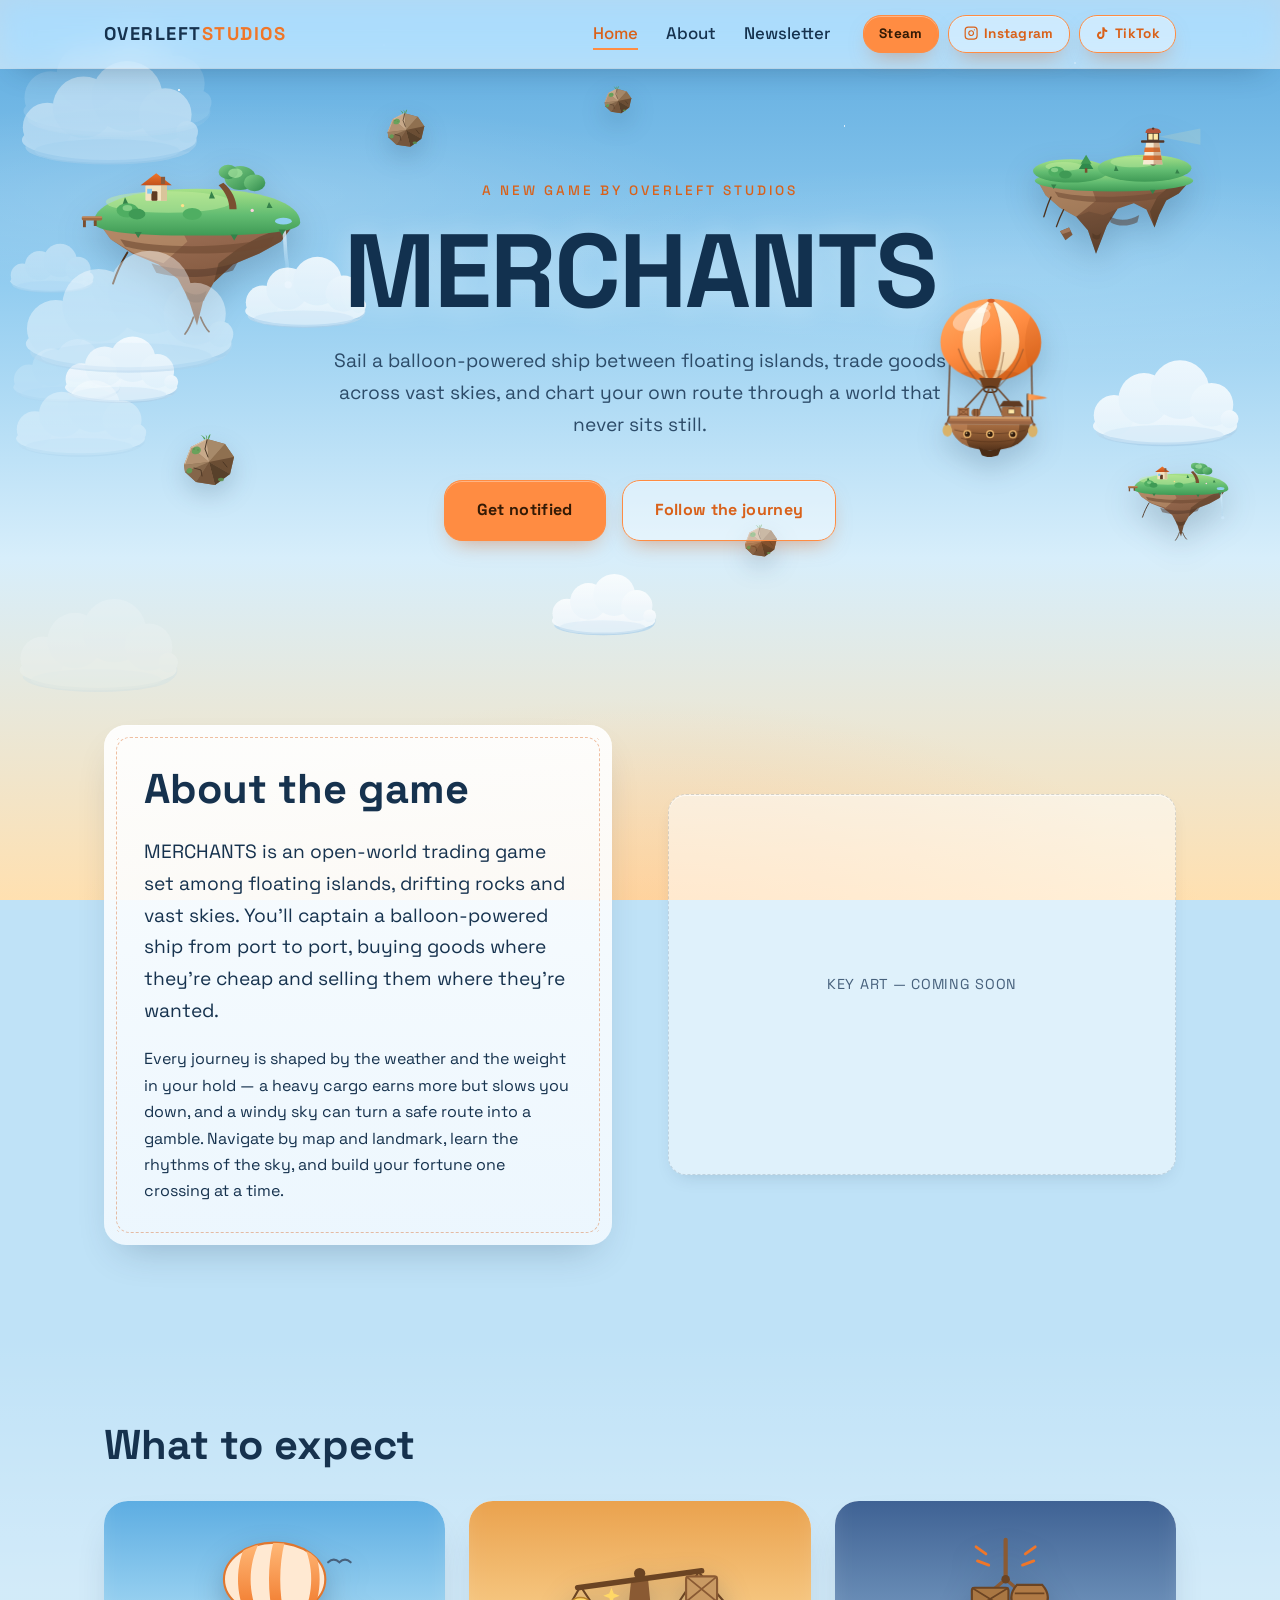
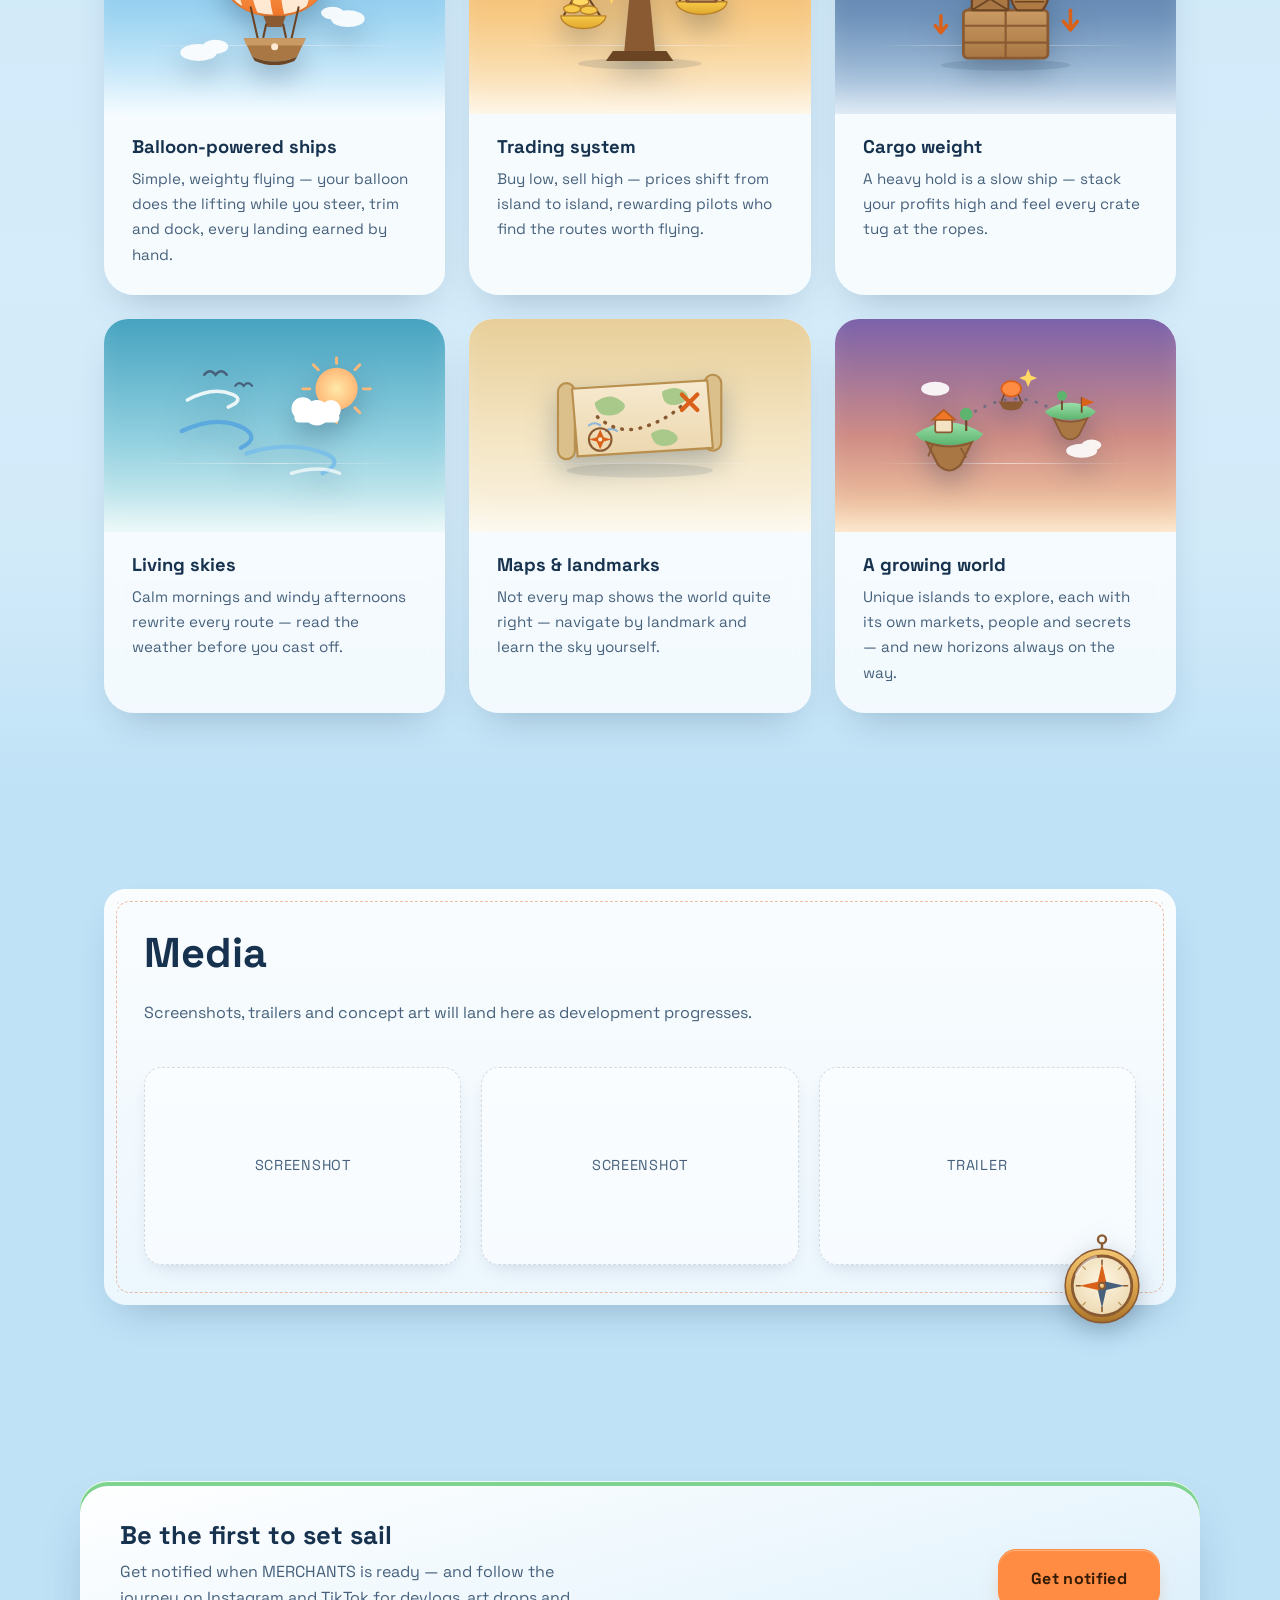
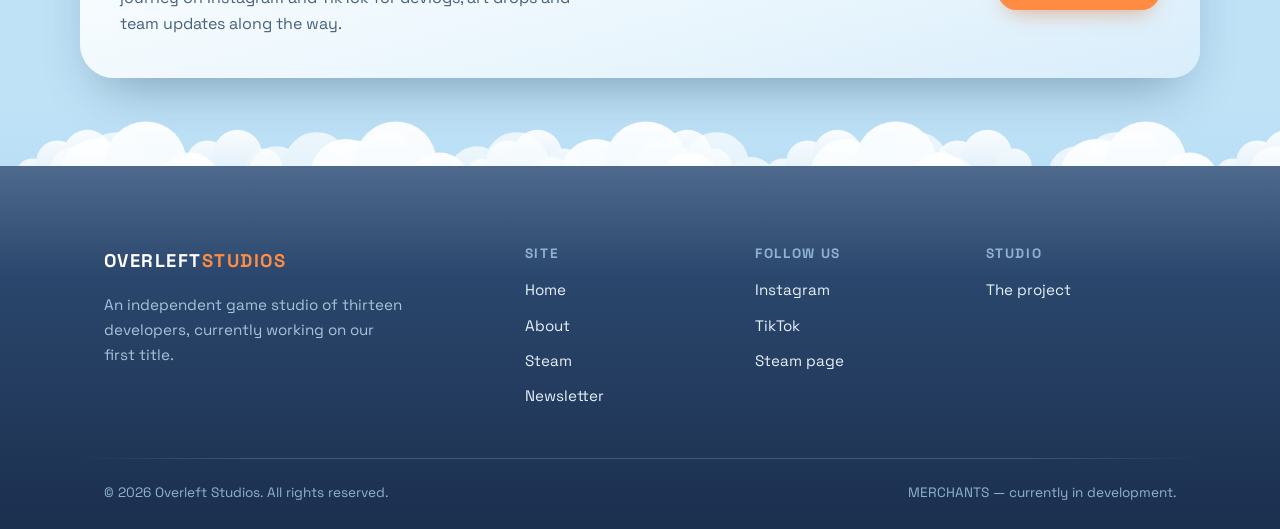
<file: index.html>
<!DOCTYPE html>
<html lang="en">
<head>
  <meta charset="UTF-8">
  <meta name="viewport" content="width=device-width, initial-scale=1.0">
  <title>MERCHANTS — Overleft Studios</title>
  <meta name="description" content="MERCHANTS is an open-world trading game by Overleft Studios. Sail a balloon-powered ship between floating islands, buy low, sell high, and chart your own route through vast skies.">
  <link rel="icon" type="image/svg+xml" href="assets/favicon.svg">
  <link rel="preconnect" href="https://fonts.googleapis.com">
  <link rel="preconnect" href="https://fonts.gstatic.com" crossorigin>
  <link href="https://fonts.googleapis.com/css2?family=Space+Grotesk:wght@400;500;700&display=swap" rel="stylesheet">
  <link rel="stylesheet" href="css/style.css">
</head>
<body>
  <header class="site-header">
    <nav class="nav container">
      <a href="index.html" class="nav-logo">OVERLEFT<span>STUDIOS</span></a>

      <button class="nav-toggle" aria-label="Toggle navigation" aria-expanded="false">
        <span></span><span></span><span></span>
      </button>

      <div class="nav-menu">
        <ul class="nav-links">
          <li><a href="index.html" class="nav-link active">Home</a></li>
          <li><a href="about.html" class="nav-link">About</a></li>
          <li><a href="subscribe.html" class="nav-link">Newsletter</a></li>
        </ul>
        <div class="nav-actions">
          <!-- TODO: replace steam.html with the real Steam store URL once live -->
          <a href="steam.html" class="btn btn-small">Steam</a>
          <a href="https://www.instagram.com/overleft.studios/" target="_blank" rel="noopener" class="btn btn-small btn-outline"><svg viewBox="0 0 24 24" fill="none" stroke="currentColor" stroke-width="2" stroke-linecap="round" stroke-linejoin="round" aria-hidden="true" focusable="false"><rect x="2" y="2" width="20" height="20" rx="5"/><path d="M16 11.37A4 4 0 1 1 12.63 8 4 4 0 0 1 16 11.37z"/><line x1="17.5" y1="6.5" x2="17.51" y2="6.5"/></svg>Instagram</a>
          <a href="https://www.tiktok.com/@overleft.studios" target="_blank" rel="noopener" class="btn btn-small btn-outline"><svg viewBox="0 0 24 24" fill="currentColor" aria-hidden="true" focusable="false"><path d="M19.59 6.69a4.83 4.83 0 0 1-3.77-4.25V2h-3.45v13.67a2.89 2.89 0 0 1-5.2 1.74 2.89 2.89 0 0 1 2.31-4.64 2.93 2.93 0 0 1 .88.13V9.4a6.84 6.84 0 0 0-1-.05A6.33 6.33 0 0 0 5 20.1a6.34 6.34 0 0 0 10.86-4.43v-7a8.16 8.16 0 0 0 4.77 1.52v-3.4a4.85 4.85 0 0 1-1-.1z"/></svg>TikTok</a>
        </div>
      </div>
    </nav>
  </header>

  <main>
    <!-- Hero -->
    <section class="hero">
      <div class="hero-scene" aria-hidden="true">
        <div class="float-obj island island--lg" style="--x:6%; --y:14%; --depth:0.7; --dur:10s; --w:240px"></div>
        <div class="float-obj island island--md island--alt" style="--x:80%; --y:10%; --depth:0.5; --dur:12s; --delay:-3s; --w:180px"></div>
        <div class="float-obj island island--sm" style="--x:88%; --y:68%; --depth:0.3; --dur:9s; --delay:-1.5s; --w:110px"></div>
        <div class="float-obj ship" style="--x:72%; --y:40%; --depth:0.85; --dur:8s; --delay:-2s; --w:130px"></div>
        <div class="float-obj rock" style="--x:14%; --y:64%; --depth:0.45; --dur:7s; --delay:-2s; --w:60px"></div>
        <div class="float-obj rock" style="--x:30%; --y:7%; --depth:0.6; --dur:11s; --delay:-4s; --w:44px"></div>
        <div class="float-obj rock" style="--x:58%; --y:80%; --depth:0.35; --dur:9s; --delay:-6s; --w:38px"></div>
        <div class="float-obj rock" style="--x:47%; --y:3%; --depth:0.55; --dur:10s; --delay:-3.5s; --w:32px"></div>
        <div class="float-obj cloud" style="--x:4%; --y:46%; --depth:0.22; --dur:15s; --delay:-6s; --w:140px"></div>
        <div class="float-obj cloud" style="--x:18%; --y:32%; --depth:0.25; --dur:14s; --w:150px"></div>
        <div class="float-obj cloud" style="--x:84%; --y:50%; --depth:0.2; --dur:16s; --delay:-5s; --w:180px"></div>
        <div class="float-obj cloud" style="--x:42%; --y:88%; --depth:0.3; --dur:13s; --delay:-8s; --w:130px"></div>
      </div>
      <div class="container hero-inner">
        <p class="hero-kicker">A new game by Overleft Studios</p>
        <h1 class="hero-title">MERCHANTS</h1>
        <p class="hero-tagline">Sail a balloon-powered ship between floating islands, trade goods across vast skies, and chart your own route through a world that never sits still.</p>
        <div class="hero-cta">
          <a href="subscribe.html" class="btn btn-large">Get notified</a>
          <a href="https://www.instagram.com/overleft.studios/" target="_blank" rel="noopener" class="btn btn-large btn-outline">Follow the journey</a>
        </div>
      </div>
    </section>

    <!-- About the game -->
    <section class="section">
      <div class="container split">
        <div class="panel" data-reveal>
          <h2 class="section-title">About the game</h2>
          <p class="lead">
            MERCHANTS is an open-world trading game set among floating islands, drifting
            rocks and vast skies. You'll captain a balloon-powered ship from port to port,
            buying goods where they're cheap and selling them where they're wanted.
          </p>
          <p>
            Every journey is shaped by the weather and the weight in your hold — a heavy
            cargo earns more but slows you down, and a windy sky can turn a safe route
            into a gamble. Navigate by map and landmark, learn the rhythms of the sky,
            and build your fortune one crossing at a time.
          </p>
        </div>
        <div class="media-placeholder" data-reveal data-reveal-delay="150">
          <span>Key art — coming soon</span>
        </div>
      </div>
    </section>

    <!-- Features -->
    <section class="section section-alt">
      <div class="container">
        <h2 class="section-title" data-reveal>What to expect</h2>
        <div class="card-grid">
          <article class="card" data-reveal>
            <div class="card-media card-media--ship" aria-hidden="true">
              <svg class="card-art" viewBox="0 0 160 100" xmlns="http://www.w3.org/2000/svg" aria-hidden="true" focusable="false">
                <defs>
                  <linearGradient id="art-ship-g1" x1="0" y1="0" x2="0" y2="1">
                    <stop offset="0" stop-color="#ffb877"/>
                    <stop offset="1" stop-color="#f07628"/>
                  </linearGradient>
                  <clipPath id="art-ship-g2"><ellipse cx="80" cy="30" rx="36" ry="26"/></clipPath>
                </defs>
                <ellipse cx="80" cy="30" rx="36" ry="26" fill="#ffe9d2" stroke="#e0762e" stroke-width="1.5"/>
                <g clip-path="url(#art-ship-g2)">
                  <path d="M60 4 C52 20 52 40 60 56 L69 56 C61 40 61 20 69 4 Z" fill="url(#art-ship-g1)"/>
                  <path d="M79 4 C75 20 75 40 79 56 L87 56 C83 40 83 20 87 4 Z" fill="url(#art-ship-g1)"/>
                  <path d="M100 4 C108 20 108 40 100 56 L106 56 C114 40 114 20 106 4 Z" fill="url(#art-ship-g1)"/>
                </g>
                <path d="M72 56 h16 l-3 8 h-10 Z" fill="#8a5a33"/>
                <path d="M63 50 L68 72 M97 50 L92 72" stroke="#6b4423" stroke-width="1.5" stroke-linecap="round"/>
                <path d="M74 62 L72 71 M86 62 L88 71" stroke="#6b4423" stroke-width="1.5" stroke-linecap="round"/>
                <path d="M58 72 L102 72 L96 85 Q80 92 64 85 Z" fill="#a97743"/>
                <path d="M58 72 L102 72 L100 77 L60 77 Z" fill="#c99a63"/>
                <path d="M64 85 Q80 92 96 85 L94 88 Q80 94 66 88 Z" fill="#6b4423"/>
                <circle cx="80" cy="78" r="2.5" fill="#ffe9d2"/>
                <g fill="#ffffff" opacity="0.9">
                  <ellipse cx="26" cy="82" rx="13" ry="6"/>
                  <ellipse cx="38" cy="78" rx="9" ry="5"/>
                  <ellipse cx="132" cy="58" rx="12" ry="6"/>
                  <ellipse cx="121" cy="54" rx="8" ry="4.5"/>
                </g>
                <path d="M118 18 q4 -4 8 0 q4 -4 8 0" fill="none" stroke="#47617c" stroke-width="1.5" stroke-linecap="round"/>
              </svg>
            </div>
            <div class="card-body">
              <h3>Balloon-powered ships</h3>
              <p>Simple, weighty flying — your balloon does the lifting while you steer, trim and dock, every landing earned by hand.</p>
            </div>
          </article>
          <article class="card" data-reveal data-reveal-delay="100">
            <div class="card-media card-media--trade" aria-hidden="true">
              <svg class="card-art" viewBox="0 0 160 100" xmlns="http://www.w3.org/2000/svg" aria-hidden="true" focusable="false">
                <defs>
                  <linearGradient id="art-trade-g1" x1="0" y1="0" x2="0" y2="1">
                    <stop offset="0" stop-color="#f7c948"/>
                    <stop offset="1" stop-color="#e0a82e"/>
                  </linearGradient>
                </defs>
                <ellipse cx="80" cy="90" rx="44" ry="4" fill="#16324e" opacity="0.12"/>
                <path d="M74 30 h12 l5 52 h-22 Z" fill="#8a5a33"/>
                <path d="M56 88 h48 l-5 -7 h-38 Z" fill="#6b4423"/>
                <circle cx="80" cy="26" r="4" fill="#6b4423"/>
                <path d="M36 36 L124 24" stroke="#6b4423" stroke-width="4" stroke-linecap="round"/>
                <path d="M38 35 L26 56 M38 35 L52 56" stroke="#6b4423" stroke-width="1.5" stroke-linecap="round"/>
                <path d="M24 56 h32 a16 9 0 0 1 -32 0 Z" fill="url(#art-trade-g1)" stroke="#b9822a" stroke-width="1"/>
                <ellipse cx="32" cy="51" rx="6" ry="3" fill="#f7c948" stroke="#b9822a" stroke-width="1"/>
                <ellipse cx="44" cy="52" rx="6" ry="3" fill="#f7c948" stroke="#b9822a" stroke-width="1"/>
                <ellipse cx="38" cy="46" rx="6" ry="3" fill="#ffd866" stroke="#b9822a" stroke-width="1"/>
                <path d="M60 36 l1.6 4.2 4.2 1.6 -4.2 1.6 -1.6 4.2 -1.6 -4.2 -4.2 -1.6 4.2 -1.6 Z" fill="#ffd866"/>
                <path d="M122 25 L108 46 M122 25 L140 46" stroke="#6b4423" stroke-width="1.5" stroke-linecap="round"/>
                <path d="M106 46 h36 a18 9 0 0 1 -36 0 Z" fill="url(#art-trade-g1)" stroke="#b9822a" stroke-width="1"/>
                <rect x="113" y="28" width="22" height="18" rx="2" fill="#c99a63" stroke="#8a5a33" stroke-width="1.5"/>
                <path d="M113 28 l22 18 M135 28 l-22 18" stroke="#8a5a33" stroke-width="1.2"/>
              </svg>
            </div>
            <div class="card-body">
              <h3>Trading system</h3>
              <p>Buy low, sell high — prices shift from island to island, rewarding pilots who find the routes worth flying.</p>
            </div>
          </article>
          <article class="card" data-reveal data-reveal-delay="200">
            <div class="card-media card-media--weight" aria-hidden="true">
              <svg class="card-art" viewBox="0 0 160 100" xmlns="http://www.w3.org/2000/svg" aria-hidden="true" focusable="false">
                <defs>
                  <linearGradient id="art-weight-g1" x1="0" y1="0" x2="0" y2="1">
                    <stop offset="0" stop-color="#c99a63"/>
                    <stop offset="1" stop-color="#a97743"/>
                  </linearGradient>
                </defs>
                <ellipse cx="80" cy="91" rx="46" ry="4" fill="#16324e" opacity="0.12"/>
                <path d="M80 2 L80 30" stroke="#8a5a33" stroke-width="3" stroke-linecap="round"/>
                <path d="M80 30 L54 52 M80 30 L106 52" stroke="#8a5a33" stroke-width="2.5" stroke-linecap="round"/>
                <circle cx="80" cy="30" r="3" fill="#6b4423"/>
                <path d="M66 12 l-7 -5 M94 12 l7 -5 M68 20 l-8 -3 M92 20 l8 -3" stroke="#f07628" stroke-width="2" stroke-linecap="round"/>
                <rect x="50" y="52" width="60" height="34" rx="3" fill="url(#art-weight-g1)" stroke="#8a5a33" stroke-width="2"/>
                <path d="M50 63 h60 M50 75 h60" stroke="#8a5a33" stroke-width="1.5"/>
                <path d="M80 52 v34" stroke="#8a5a33" stroke-width="1.5"/>
                <rect x="56" y="36" width="26" height="16" rx="2" fill="#a97743" stroke="#6b4423" stroke-width="1.5"/>
                <path d="M56 36 l26 16 M82 36 l-26 16" stroke="#6b4423" stroke-width="1.2"/>
                <path d="M88 34 q-8 9 0 18 h18 q8 -9 0 -18 Z" fill="#b07a45" stroke="#6b4423" stroke-width="1.5"/>
                <path d="M86.5 40 h21 M86.5 46 h21" stroke="#6b4423" stroke-width="1.2"/>
                <path d="M126 52 v14 m-5 -6 l5 6 5 -6" fill="none" stroke="#d9611a" stroke-width="2.5" stroke-linecap="round" stroke-linejoin="round"/>
                <path d="M34 56 v12 m-4 -5 l4 5 4 -5" fill="none" stroke="#d9611a" stroke-width="2.5" stroke-linecap="round" stroke-linejoin="round"/>
              </svg>
            </div>
            <div class="card-body">
              <h3>Cargo weight</h3>
              <p>A heavy hold is a slow ship — stack your profits high and feel every crate tug at the ropes.</p>
            </div>
          </article>
          <article class="card" data-reveal>
            <div class="card-media card-media--sky" aria-hidden="true">
              <svg class="card-art" viewBox="0 0 160 100" xmlns="http://www.w3.org/2000/svg" aria-hidden="true" focusable="false">
                <defs>
                  <radialGradient id="art-sky-g1" cx="0.5" cy="0.5" r="0.5">
                    <stop offset="0" stop-color="#ffe9a8"/>
                    <stop offset="1" stop-color="#ffb877"/>
                  </radialGradient>
                </defs>
                <g stroke="#ffb877" stroke-width="2" stroke-linecap="round">
                  <path d="M124 2 v4"/>
                  <path d="M137 10.5 l3.5 -3.5"/>
                  <path d="M143 24 h5"/>
                  <path d="M137 37.5 l3.5 3.5"/>
                  <path d="M124 43 v5"/>
                  <path d="M105 24 h-5"/>
                  <path d="M111 10.5 l-3.5 -3.5"/>
                  <path d="M111 37.5 l-3.5 3.5"/>
                </g>
                <circle cx="124" cy="24" r="15" fill="url(#art-sky-g1)"/>
                <g fill="#ffffff">
                  <circle cx="100" cy="38" r="8"/>
                  <circle cx="110" cy="41" r="9"/>
                  <circle cx="120" cy="39" r="7"/>
                  <rect x="94" y="41" width="32" height="7" rx="3.5"/>
                </g>
                <g fill="none" stroke-linecap="round">
                  <path d="M14 54 q26 -12 44 -2 q12 7 -2 14" stroke="#5ba9de" stroke-width="3"/>
                  <path d="M60 70 q30 -10 56 0 q14 6 -2 14" stroke="#7cc0e8" stroke-width="3"/>
                  <path d="M18 32 q18 -10 32 -4 q9 4 -3 9" stroke="#ffffff" stroke-width="2.5" opacity="0.85"/>
                  <path d="M92 84 q20 -6 34 0" stroke="#ffffff" stroke-width="2.5" opacity="0.7"/>
                </g>
                <path d="M30 14 q4 -5 8 0 q4 -5 8 0" fill="none" stroke="#47617c" stroke-width="1.8" stroke-linecap="round"/>
                <path d="M52 22 q3 -4 6 0 q3 -4 6 0" fill="none" stroke="#47617c" stroke-width="1.5" stroke-linecap="round"/>
              </svg>
            </div>
            <div class="card-body">
              <h3>Living skies</h3>
              <p>Calm mornings and windy afternoons rewrite every route — read the weather before you cast off.</p>
            </div>
          </article>
          <article class="card" data-reveal data-reveal-delay="100">
            <div class="card-media card-media--map" aria-hidden="true">
              <svg class="card-art" viewBox="0 0 160 100" xmlns="http://www.w3.org/2000/svg" aria-hidden="true" focusable="false">
                <defs>
                  <linearGradient id="art-map-g1" x1="0" y1="0" x2="0" y2="1">
                    <stop offset="0" stop-color="#f7ead0"/>
                    <stop offset="1" stop-color="#ecd7ae"/>
                  </linearGradient>
                </defs>
                <ellipse cx="80" cy="82" rx="52" ry="5" fill="#16324e" opacity="0.1"/>
                <rect x="22" y="20" width="12" height="54" rx="6" fill="#dcc08c" stroke="#b98f4e" stroke-width="1.5"/>
                <rect x="126" y="14" width="12" height="54" rx="6" fill="#dcc08c" stroke="#b98f4e" stroke-width="1.5"/>
                <path d="M32 24 L128 18 L132 66 L36 72 Z" fill="url(#art-map-g1)" stroke="#b98f4e" stroke-width="1.5"/>
                <path d="M48 34 q10 -8 18 -2 q8 5 -2 10 q-14 4 -16 -8 Z" fill="#a8c98a"/>
                <path d="M96 26 q9 -5 16 0 q6 5 -4 9 q-12 3 -12 -9 Z" fill="#a8c98a"/>
                <path d="M88 56 q8 -6 16 -1 q7 5 -2 9 q-12 3 -14 -8 Z" fill="#a8c98a"/>
                <path d="M44 50 q4 -3 8 0 M56 54 q4 -3 8 0" fill="none" stroke="#8fb7d9" stroke-width="1.5" stroke-linecap="round"/>
                <path d="M50 44 q14 12 30 8 q18 -5 30 -16" fill="none" stroke="#8a5a33" stroke-width="2.5" stroke-linecap="round" stroke-dasharray="0.5 6"/>
                <path d="M110 28 l11 11 M121 28 l-11 11" stroke="#d9611a" stroke-width="3" stroke-linecap="round"/>
                <circle cx="52" cy="60" r="8" fill="none" stroke="#8a5a33" stroke-width="1.5"/>
                <path d="M52 53 L54.5 58.5 L60 60 L54.5 61.5 L52 67 L49.5 61.5 L44 60 L49.5 58.5 Z" fill="#d9611a"/>
                <circle cx="52" cy="60" r="1.5" fill="#f7ead0"/>
              </svg>
            </div>
            <div class="card-body">
              <h3>Maps &amp; landmarks</h3>
              <p>Not every map shows the world quite right — navigate by landmark and learn the sky yourself.</p>
            </div>
          </article>
          <article class="card" data-reveal data-reveal-delay="200">
            <div class="card-media card-media--world" aria-hidden="true">
              <svg class="card-art" viewBox="0 0 160 100" xmlns="http://www.w3.org/2000/svg" aria-hidden="true" focusable="false">
                <defs>
                  <linearGradient id="art-world-g1" x1="0" y1="0" x2="0" y2="1">
                    <stop offset="0" stop-color="#9adea8"/>
                    <stop offset="1" stop-color="#5cb46e"/>
                  </linearGradient>
                </defs>
                <path d="M52 44 Q84 22 112 38" fill="none" stroke="#47617c" stroke-width="2" stroke-linecap="round" stroke-dasharray="0.5 7" opacity="0.6"/>
                <path d="M16 56 q24 -16 48 0 q-4 8 -24 8 q-20 0 -24 -8 Z" fill="url(#art-world-g1)"/>
                <path d="M24 62 q16 6 32 0 l-8 16 q-8 8 -16 0 Z" fill="#a97743" stroke="#8a5a33" stroke-width="1.5"/>
                <path d="M28 64 l-3 8 M48 66 l4 7" stroke="#8a5a33" stroke-width="1.2"/>
                <rect x="30" y="46" width="12" height="9" rx="1.5" fill="#f3e3c2" stroke="#8a5a33" stroke-width="1.2"/>
                <path d="M28 46 l8 -7 l8 7 Z" fill="#f07628" stroke="#b95d1d" stroke-width="1.2"/>
                <path d="M52 54 v-10" stroke="#6b4423" stroke-width="1.5"/>
                <circle cx="52" cy="42" r="4.5" fill="#5cb46e"/>
                <path d="M108 40 q18 -12 36 0 q-3 6 -18 6 q-15 0 -18 -6 Z" fill="url(#art-world-g1)"/>
                <path d="M114 45 q12 5 24 0 l-6 12 q-6 6 -12 0 Z" fill="#a97743" stroke="#8a5a33" stroke-width="1.2"/>
                <path d="M120 39 v-8" stroke="#6b4423" stroke-width="1.2"/>
                <circle cx="120" cy="29" r="3.5" fill="#5cb46e"/>
                <path d="M134 41 v-11" stroke="#6b4423" stroke-width="1.2"/>
                <path d="M134 30 l9 3.5 -9 3.5 Z" fill="#d9611a"/>
                <ellipse cx="84" cy="24" rx="7" ry="5.5" fill="#ff8c42" stroke="#d9611a" stroke-width="1.2"/>
                <path d="M79 28 L77 33 M89 28 L91 33" stroke="#6b4423" stroke-width="1"/>
                <path d="M75 33 h18 l-3 5 q-6 3 -12 0 Z" fill="#8a5a33"/>
                <g fill="#ffffff" opacity="0.9">
                  <ellipse cx="30" cy="24" rx="10" ry="5"/>
                  <ellipse cx="134" cy="68" rx="11" ry="5"/>
                  <ellipse cx="141" cy="64" rx="7" ry="4"/>
                </g>
                <path d="M96 10 l1.8 4.6 4.6 1.8 -4.6 1.8 -1.8 4.6 -1.8 -4.6 -4.6 -1.8 4.6 -1.8 Z" fill="#ffd866"/>
              </svg>
            </div>
            <div class="card-body">
              <h3>A growing world</h3>
              <p>Unique islands to explore, each with its own markets, people and secrets — and new horizons always on the way.</p>
            </div>
          </article>
        </div>
      </div>
    </section>

    <!-- Media -->
    <section class="section">
      <div class="container">
        <div class="panel" data-reveal>
          <h2 class="section-title">Media</h2>
          <p class="section-sub">Screenshots, trailers and concept art will land here as development progresses.</p>
          <div class="media-grid">
            <div class="media-placeholder"><span>Screenshot</span></div>
            <div class="media-placeholder"><span>Screenshot</span></div>
            <div class="media-placeholder"><span>Trailer</span></div>
          </div>
          <svg class="panel-charm" viewBox="0 0 120 120" xmlns="http://www.w3.org/2000/svg" aria-hidden="true" focusable="false">
            <defs>
              <linearGradient id="charm-brass" x1="0" y1="0" x2="0" y2="1">
                <stop offset="0" stop-color="#f2c572"/>
                <stop offset="0.55" stop-color="#d9a04a"/>
                <stop offset="1" stop-color="#a8742a"/>
              </linearGradient>
              <radialGradient id="charm-face" cx="0.5" cy="0.42" r="0.65">
                <stop offset="0" stop-color="#fdf6e3"/>
                <stop offset="1" stop-color="#ecd7ae"/>
              </radialGradient>
            </defs>
            <!-- hanging loop -->
            <circle cx="60" cy="8" r="5" fill="none" stroke="#8a5a33" stroke-width="3"/>
            <path d="M60 13 L60 19" stroke="#8a5a33" stroke-width="3" stroke-linecap="round"/>
            <!-- brass case -->
            <circle cx="60" cy="66" r="46" fill="url(#charm-brass)"/>
            <circle cx="60" cy="66" r="46" fill="none" stroke="#8a5a33" stroke-width="2"/>
            <circle cx="60" cy="66" r="39" fill="#8a5a33"/>
            <circle cx="60" cy="66" r="35.5" fill="url(#charm-face)"/>
            <!-- case sheen -->
            <path d="M28 52 A38 38 0 0 1 52 30" fill="none" stroke="#ffffff" stroke-width="4" stroke-linecap="round" opacity="0.45"/>
            <!-- cardinal tick marks -->
            <g stroke="#8a5a33" stroke-width="2" stroke-linecap="round">
              <path d="M60 34 L60 39"/><path d="M60 93 L60 98"/>
              <path d="M28 66 L33 66"/><path d="M87 66 L92 66"/>
            </g>
            <!-- diagonal tick marks -->
            <g stroke="#b98f4e" stroke-width="1.4" stroke-linecap="round">
              <path d="M80.6 45.4 L84 42"/><path d="M80.6 86.6 L84 90"/>
              <path d="M39.4 45.4 L36 42"/><path d="M39.4 86.6 L36 90"/>
            </g>
            <!-- compass rose -->
            <g>
              <!-- intercardinal short points -->
              <path d="M60 66 L77 49 L66 60 Z" fill="#b9822a"/>
              <path d="M60 66 L77 83 L66 72 Z" fill="#b9822a"/>
              <path d="M60 66 L43 83 L54 72 Z" fill="#b9822a"/>
              <path d="M60 66 L43 49 L54 60 Z" fill="#b9822a"/>
              <!-- cardinal points -->
              <path d="M60 38 L65.5 62 L60 66 L54.5 62 Z" fill="#d9611a"/>
              <path d="M60 94 L65.5 70 L60 66 L54.5 70 Z" fill="#47617c"/>
              <path d="M88 66 L64 71.5 L60 66 L64 60.5 Z" fill="#47617c"/>
              <path d="M32 66 L56 71.5 L60 66 L56 60.5 Z" fill="#d9611a"/>
            </g>
            <!-- pivot -->
            <circle cx="60" cy="66" r="5" fill="#8a5a33"/>
            <circle cx="60" cy="66" r="2.6" fill="#f2c572"/>
            <circle cx="58.8" cy="64.8" r="1" fill="#fff3d0"/>
          </svg>
        </div>
      </div>
    </section>

    <!-- CTA banner -->
    <section class="section">
      <div class="container cta-banner" data-reveal>
        <div>
          <h2>Be the first to set sail</h2>
          <p>Get notified when MERCHANTS is ready — and follow the journey on Instagram and TikTok for devlogs, art drops and team updates along the way.</p>
        </div>
        <a href="subscribe.html" class="btn btn-large">Get notified</a>
      </div>
    </section>
  </main>

  <footer class="site-footer">
    <div class="footer-clouds" aria-hidden="true"></div>
    <div class="container footer-grid">
      <div class="footer-brand">
        <a href="index.html" class="nav-logo">OVERLEFT<span>STUDIOS</span></a>
        <p>An independent game studio of thirteen developers, currently working on our first title.</p>
      </div>
      <div class="footer-col">
        <h4>Site</h4>
        <ul>
          <li><a href="index.html">Home</a></li>
          <li><a href="about.html">About</a></li>
          <li><a href="steam.html">Steam</a></li>
          <li><a href="subscribe.html">Newsletter</a></li>
        </ul>
      </div>
      <div class="footer-col">
        <h4>Follow us</h4>
        <ul>
          <li><a href="https://www.instagram.com/overleft.studios/" target="_blank" rel="noopener">Instagram</a></li>
          <li><a href="https://www.tiktok.com/@overleft.studios" target="_blank" rel="noopener">TikTok</a></li>
          <li><a href="steam.html">Steam page</a></li>
        </ul>
      </div>
      <div class="footer-col">
        <h4>Studio</h4>
        <ul>
          <li><a href="about.html#project">The project</a></li>
        </ul>
      </div>
    </div>
    <div class="container footer-bottom">
      <p>&copy; <span id="year"></span> Overleft Studios. All rights reserved.</p>
      <p>MERCHANTS — currently in development.</p>
    </div>
  </footer>

  <script src="js/main.js"></script>
  <script src="js/sky.js" defer></script>
</body>
</html>
</file>
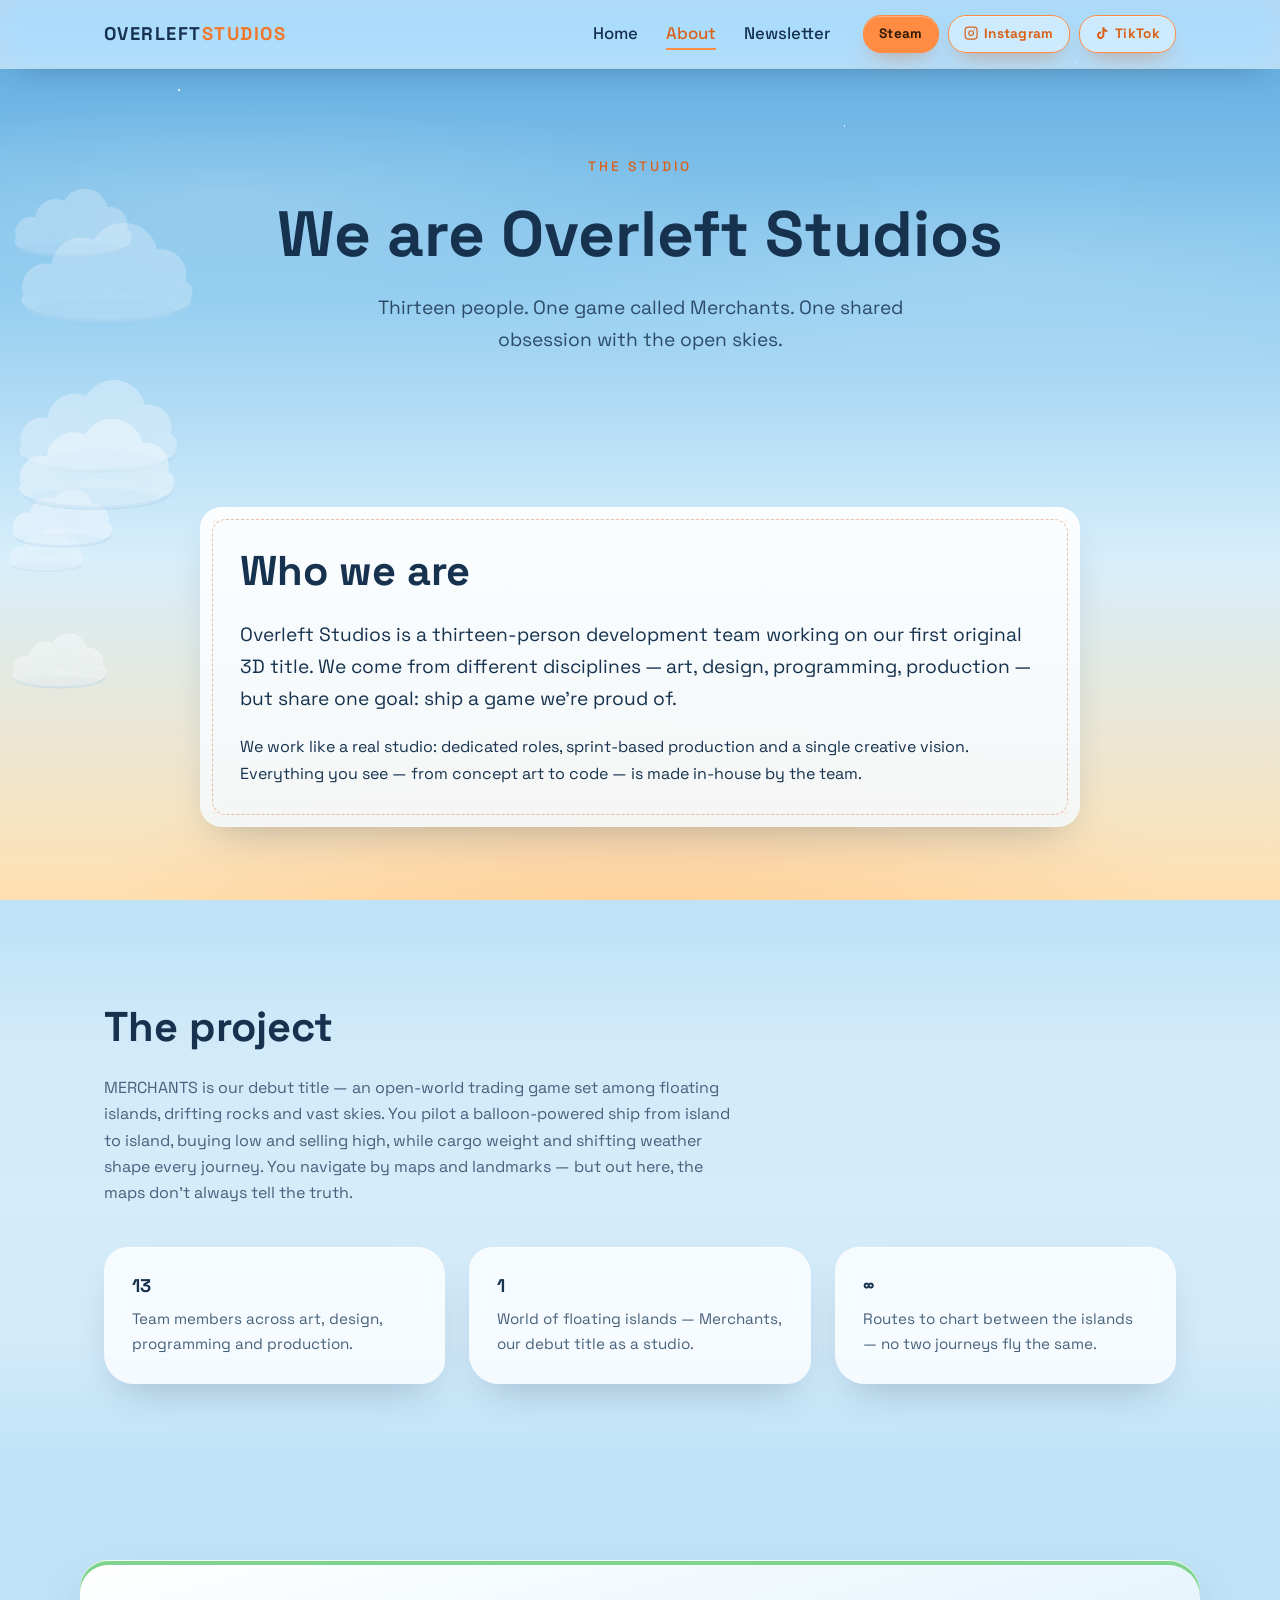
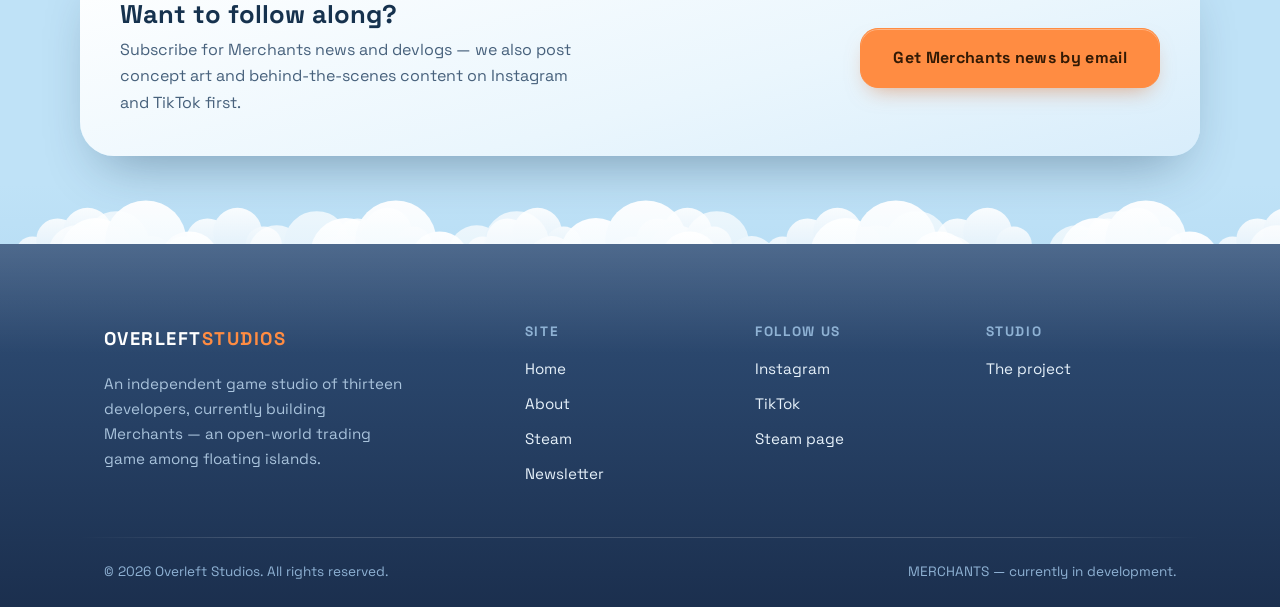
<file: about.html>
<!DOCTYPE html>
<html lang="en">
<head>
  <meta charset="UTF-8">
  <meta name="viewport" content="width=device-width, initial-scale=1.0">
  <title>About — Merchants — Overleft Studios</title>
  <meta name="description" content="Meet Overleft Studios — thirteen developers building Merchants, an open-world trading game among floating islands, balloon ships and vast skies.">
  <link rel="icon" type="image/svg+xml" href="assets/favicon.svg">
  <link rel="preconnect" href="https://fonts.googleapis.com">
  <link rel="preconnect" href="https://fonts.gstatic.com" crossorigin>
  <link href="https://fonts.googleapis.com/css2?family=Space+Grotesk:wght@400;500;700&display=swap" rel="stylesheet">
  <link rel="stylesheet" href="css/style.css">
</head>
<body>
  <header class="site-header">
    <nav class="nav container">
      <a href="index.html" class="nav-logo">OVERLEFT<span>STUDIOS</span></a>

      <button class="nav-toggle" aria-label="Toggle navigation" aria-expanded="false">
        <span></span><span></span><span></span>
      </button>

      <div class="nav-menu">
        <ul class="nav-links">
          <li><a href="index.html" class="nav-link">Home</a></li>
          <li><a href="about.html" class="nav-link active">About</a></li>
          <li><a href="subscribe.html" class="nav-link">Newsletter</a></li>
        </ul>
        <div class="nav-actions">
          <!-- TODO: replace steam.html with the real Steam store URL once live -->
          <a href="steam.html" class="btn btn-small">Steam</a>
          <a href="https://www.instagram.com/overleft.studios/" target="_blank" rel="noopener" class="btn btn-small btn-outline"><svg viewBox="0 0 24 24" fill="none" stroke="currentColor" stroke-width="2" stroke-linecap="round" stroke-linejoin="round" aria-hidden="true" focusable="false"><rect x="2" y="2" width="20" height="20" rx="5"/><path d="M16 11.37A4 4 0 1 1 12.63 8 4 4 0 0 1 16 11.37z"/><line x1="17.5" y1="6.5" x2="17.51" y2="6.5"/></svg>Instagram</a>
          <a href="https://www.tiktok.com/@overleft.studios" target="_blank" rel="noopener" class="btn btn-small btn-outline"><svg viewBox="0 0 24 24" fill="currentColor" aria-hidden="true" focusable="false"><path d="M19.59 6.69a4.83 4.83 0 0 1-3.77-4.25V2h-3.45v13.67a2.89 2.89 0 0 1-5.2 1.74 2.89 2.89 0 0 1 2.31-4.64 2.93 2.93 0 0 1 .88.13V9.4a6.84 6.84 0 0 0-1-.05A6.33 6.33 0 0 0 5 20.1a6.34 6.34 0 0 0 10.86-4.43v-7a8.16 8.16 0 0 0 4.77 1.52v-3.4a4.85 4.85 0 0 1-1-.1z"/></svg>TikTok</a>
        </div>
      </div>
    </nav>
  </header>

  <main>
    <section class="page-hero">
      <div class="container">
        <p class="hero-kicker">The studio</p>
        <h1 class="page-title">We are Overleft Studios</h1>
        <p class="hero-tagline" data-reveal>Thirteen people. One game called Merchants. One shared obsession with the open skies.</p>
      </div>
    </section>

    <section class="section">
      <div class="container">
        <div class="panel panel-narrow" data-reveal>
          <h2 class="section-title">Who we are</h2>
          <p class="lead">
            Overleft Studios is a thirteen-person development team working on our first
            original 3D title. We come from different disciplines — art, design,
            programming, production — but share one goal: ship a game we're proud of.
          </p>
          <p>
            We work like a real studio: dedicated roles, sprint-based production and a
            single creative vision. Everything you see — from concept art to code — is
            made in-house by the team.
          </p>
        </div>
      </div>
    </section>

    <section class="section section-alt" id="project">
      <div class="container">
        <h2 class="section-title" data-reveal>The project</h2>
        <p class="section-sub" data-reveal data-reveal-delay="150">
          MERCHANTS is our debut title — an open-world trading game set among
          floating islands, drifting rocks and vast skies. You pilot a
          balloon-powered ship from island to island, buying low and selling high,
          while cargo weight and shifting weather shape every journey. You navigate
          by maps and landmarks — but out here, the maps don't always tell the truth.
        </p>
        <div class="card-grid">
          <article class="card" data-reveal>
            <h3>13</h3>
            <p>Team members across art, design, programming and production.</p>
          </article>
          <article class="card" data-reveal data-reveal-delay="150">
            <h3>1</h3>
            <p>World of floating islands — Merchants, our debut title as a studio.</p>
          </article>
          <article class="card" data-reveal data-reveal-delay="300">
            <h3>&#8734;</h3>
            <p>Routes to chart between the islands — no two journeys fly the same.</p>
          </article>
        </div>
      </div>
    </section>

    <section class="section">
      <div class="container cta-banner" data-reveal>
        <div>
          <h2>Want to follow along?</h2>
          <p>Subscribe for Merchants news and devlogs — we also post concept art and behind-the-scenes content on Instagram and TikTok first.</p>
        </div>
        <a href="subscribe.html" class="btn btn-large">Get Merchants news by email</a>
      </div>
    </section>
  </main>

  <footer class="site-footer">
    <div class="footer-clouds" aria-hidden="true"></div>
    <div class="container footer-grid">
      <div class="footer-brand">
        <a href="index.html" class="nav-logo">OVERLEFT<span>STUDIOS</span></a>
        <p>An independent game studio of thirteen developers, currently building Merchants — an open-world trading game among floating islands.</p>
      </div>
      <div class="footer-col">
        <h4>Site</h4>
        <ul>
          <li><a href="index.html">Home</a></li>
          <li><a href="about.html">About</a></li>
          <li><a href="steam.html">Steam</a></li>
          <li><a href="subscribe.html">Newsletter</a></li>
        </ul>
      </div>
      <div class="footer-col">
        <h4>Follow us</h4>
        <ul>
          <li><a href="https://www.instagram.com/overleft.studios/" target="_blank" rel="noopener">Instagram</a></li>
          <li><a href="https://www.tiktok.com/@overleft.studios" target="_blank" rel="noopener">TikTok</a></li>
          <li><a href="steam.html">Steam page</a></li>
        </ul>
      </div>
      <div class="footer-col">
        <h4>Studio</h4>
        <ul>
          <li><a href="about.html#project">The project</a></li>
        </ul>
      </div>
    </div>
    <div class="container footer-bottom">
      <p>&copy; <span id="year"></span> Overleft Studios. All rights reserved.</p>
      <p>MERCHANTS — currently in development.</p>
    </div>
  </footer>

  <script src="js/main.js"></script>
  <script src="js/sky.js" defer></script>
</body>
</html>
</file>
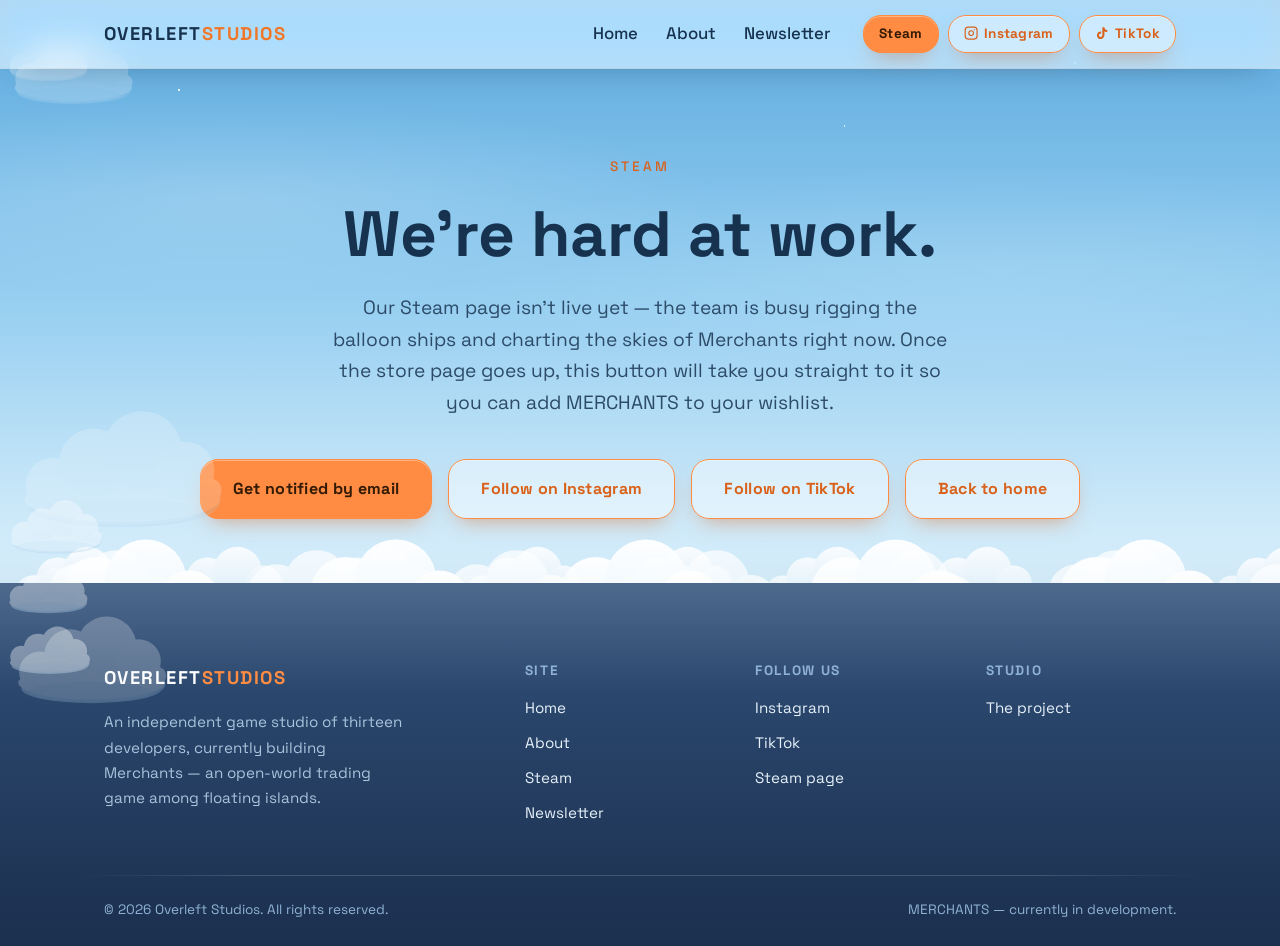
<file: steam.html>
<!DOCTYPE html>
<html lang="en">
<head>
  <meta charset="UTF-8">
  <meta name="viewport" content="width=device-width, initial-scale=1.0">
  <title>Merchants on Steam — Coming Soon — Overleft Studios</title>
  <meta name="description" content="The Steam page for Merchants — an open-world trading game among floating islands — is coming soon. Overleft Studios is hard at work.">
  <link rel="icon" type="image/svg+xml" href="assets/favicon.svg">
  <link rel="preconnect" href="https://fonts.googleapis.com">
  <link rel="preconnect" href="https://fonts.gstatic.com" crossorigin>
  <link href="https://fonts.googleapis.com/css2?family=Space+Grotesk:wght@400;500;700&display=swap" rel="stylesheet">
  <link rel="stylesheet" href="css/style.css">
</head>
<body>
  <header class="site-header">
    <nav class="nav container">
      <a href="index.html" class="nav-logo">OVERLEFT<span>STUDIOS</span></a>

      <button class="nav-toggle" aria-label="Toggle navigation" aria-expanded="false">
        <span></span><span></span><span></span>
      </button>

      <div class="nav-menu">
        <ul class="nav-links">
          <li><a href="index.html" class="nav-link">Home</a></li>
          <li><a href="about.html" class="nav-link">About</a></li>
          <li><a href="subscribe.html" class="nav-link">Newsletter</a></li>
        </ul>
        <div class="nav-actions">
          <a href="steam.html" class="btn btn-small">Steam</a>
          <a href="https://www.instagram.com/overleft.studios/" target="_blank" rel="noopener" class="btn btn-small btn-outline"><svg viewBox="0 0 24 24" fill="none" stroke="currentColor" stroke-width="2" stroke-linecap="round" stroke-linejoin="round" aria-hidden="true" focusable="false"><rect x="2" y="2" width="20" height="20" rx="5"/><path d="M16 11.37A4 4 0 1 1 12.63 8 4 4 0 0 1 16 11.37z"/><line x1="17.5" y1="6.5" x2="17.51" y2="6.5"/></svg>Instagram</a>
          <a href="https://www.tiktok.com/@overleft.studios" target="_blank" rel="noopener" class="btn btn-small btn-outline"><svg viewBox="0 0 24 24" fill="currentColor" aria-hidden="true" focusable="false"><path d="M19.59 6.69a4.83 4.83 0 0 1-3.77-4.25V2h-3.45v13.67a2.89 2.89 0 0 1-5.2 1.74 2.89 2.89 0 0 1 2.31-4.64 2.93 2.93 0 0 1 .88.13V9.4a6.84 6.84 0 0 0-1-.05A6.33 6.33 0 0 0 5 20.1a6.34 6.34 0 0 0 10.86-4.43v-7a8.16 8.16 0 0 0 4.77 1.52v-3.4a4.85 4.85 0 0 1-1-.1z"/></svg>TikTok</a>
        </div>
      </div>
    </nav>
  </header>

  <main>
    <section class="page-hero coming-soon">
      <div class="container">
        <p class="hero-kicker">Steam</p>
        <h1 class="page-title">We're hard at work.</h1>
        <p class="hero-tagline" data-reveal>
          Our Steam page isn't live yet — the team is busy rigging the balloon ships
          and charting the skies of Merchants right now. Once the store page goes up,
          this button will take you straight to it so you can add MERCHANTS to your
          wishlist.
        </p>
        <div class="hero-cta">
          <a href="subscribe.html" class="btn btn-large">Get notified by email</a>
          <a href="https://www.instagram.com/overleft.studios/" target="_blank" rel="noopener" class="btn btn-large btn-outline">Follow on Instagram</a>
          <a href="https://www.tiktok.com/@overleft.studios" target="_blank" rel="noopener" class="btn btn-large btn-outline">Follow on TikTok</a>
          <a href="index.html" class="btn btn-large btn-outline">Back to home</a>
        </div>
      </div>
    </section>
  </main>

  <footer class="site-footer">
    <div class="footer-clouds" aria-hidden="true"></div>
    <div class="container footer-grid">
      <div class="footer-brand">
        <a href="index.html" class="nav-logo">OVERLEFT<span>STUDIOS</span></a>
        <p>An independent game studio of thirteen developers, currently building Merchants — an open-world trading game among floating islands.</p>
      </div>
      <div class="footer-col">
        <h4>Site</h4>
        <ul>
          <li><a href="index.html">Home</a></li>
          <li><a href="about.html">About</a></li>
          <li><a href="steam.html">Steam</a></li>
          <li><a href="subscribe.html">Newsletter</a></li>
        </ul>
      </div>
      <div class="footer-col">
        <h4>Follow us</h4>
        <ul>
          <li><a href="https://www.instagram.com/overleft.studios/" target="_blank" rel="noopener">Instagram</a></li>
          <li><a href="https://www.tiktok.com/@overleft.studios" target="_blank" rel="noopener">TikTok</a></li>
          <li><a href="steam.html">Steam page</a></li>
        </ul>
      </div>
      <div class="footer-col">
        <h4>Studio</h4>
        <ul>
          <li><a href="about.html#project">The project</a></li>
        </ul>
      </div>
    </div>
    <div class="container footer-bottom">
      <p>&copy; <span id="year"></span> Overleft Studios. All rights reserved.</p>
      <p>MERCHANTS — currently in development.</p>
    </div>
  </footer>

  <script src="js/main.js"></script>
  <script src="js/sky.js" defer></script>
</body>
</html>
</file>
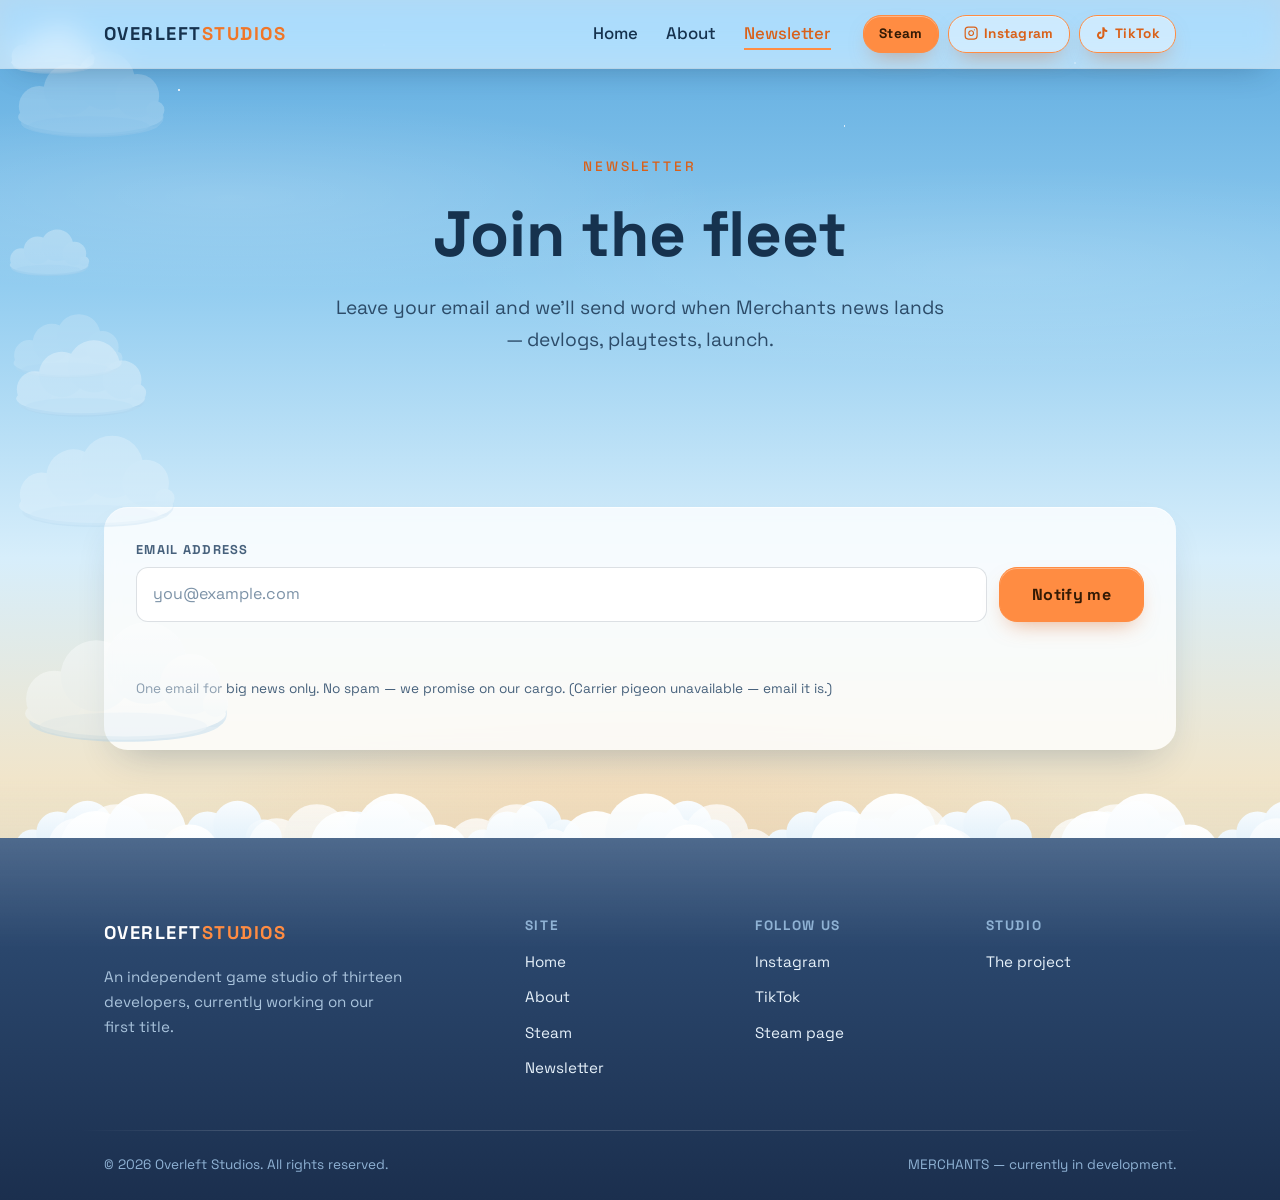
<file: subscribe.html>
<!DOCTYPE html>
<html lang="en">
<head>
  <meta charset="UTF-8">
  <meta name="viewport" content="width=device-width, initial-scale=1.0">
  <title>Newsletter — Overleft Studios</title>
  <meta name="description" content="Join the Overleft Studios newsletter and get word from the skies — Merchants devlogs, playtests and launch news, delivered straight to your inbox.">
  <link rel="icon" type="image/svg+xml" href="assets/favicon.svg">
  <link rel="preconnect" href="https://fonts.googleapis.com">
  <link rel="preconnect" href="https://fonts.gstatic.com" crossorigin>
  <link href="https://fonts.googleapis.com/css2?family=Space+Grotesk:wght@400;500;700&display=swap" rel="stylesheet">
  <link rel="stylesheet" href="css/style.css">
</head>
<body>
  <header class="site-header">
    <nav class="nav container">
      <a href="index.html" class="nav-logo">OVERLEFT<span>STUDIOS</span></a>

      <button class="nav-toggle" aria-label="Toggle navigation" aria-expanded="false">
        <span></span><span></span><span></span>
      </button>

      <div class="nav-menu">
        <ul class="nav-links">
          <li><a href="index.html" class="nav-link">Home</a></li>
          <li><a href="about.html" class="nav-link">About</a></li>
          <li><a href="subscribe.html" class="nav-link active">Newsletter</a></li>
        </ul>
        <div class="nav-actions">
          <!-- TODO: replace steam.html with the real Steam store URL once live -->
          <a href="steam.html" class="btn btn-small">Steam</a>
          <a href="https://www.instagram.com/overleft.studios/" target="_blank" rel="noopener" class="btn btn-small btn-outline"><svg viewBox="0 0 24 24" fill="none" stroke="currentColor" stroke-width="2" stroke-linecap="round" stroke-linejoin="round" aria-hidden="true" focusable="false"><rect x="2" y="2" width="20" height="20" rx="5"/><path d="M16 11.37A4 4 0 1 1 12.63 8 4 4 0 0 1 16 11.37z"/><line x1="17.5" y1="6.5" x2="17.51" y2="6.5"/></svg>Instagram</a>
          <a href="https://www.tiktok.com/@overleft.studios" target="_blank" rel="noopener" class="btn btn-small btn-outline"><svg viewBox="0 0 24 24" fill="currentColor" aria-hidden="true" focusable="false"><path d="M19.59 6.69a4.83 4.83 0 0 1-3.77-4.25V2h-3.45v13.67a2.89 2.89 0 0 1-5.2 1.74 2.89 2.89 0 0 1 2.31-4.64 2.93 2.93 0 0 1 .88.13V9.4a6.84 6.84 0 0 0-1-.05A6.33 6.33 0 0 0 5 20.1a6.34 6.34 0 0 0 10.86-4.43v-7a8.16 8.16 0 0 0 4.77 1.52v-3.4a4.85 4.85 0 0 1-1-.1z"/></svg>TikTok</a>
        </div>
      </div>
    </nav>
  </header>

  <main>
    <section class="page-hero">
      <div class="container" data-reveal>
        <p class="hero-kicker">Newsletter</p>
        <h1 class="page-title">Join the fleet</h1>
        <p class="hero-tagline">Leave your email and we'll send word when Merchants news lands — devlogs, playtests, launch.</p>
      </div>
    </section>

    <section class="section">
      <div class="container">
        <form class="newsletter-form" id="newsletter-form" novalidate data-reveal>
          <div class="form-field">
            <label class="form-label" for="email">Email address</label>
            <div class="form-row">
              <input type="email" id="email" name="email" class="form-input" placeholder="you@example.com" autocomplete="email" required>
              <button class="btn btn-large" type="submit">Notify me</button>
            </div>
            <p class="form-status" aria-live="polite"></p>
            <p class="form-note">One email for big news only. No spam — we promise on our cargo. (Carrier pigeon unavailable — email it is.)</p>
          </div>
        </form>
      </div>
    </section>
  </main>

  <footer class="site-footer">
    <div class="footer-clouds" aria-hidden="true"></div>
    <div class="container footer-grid">
      <div class="footer-brand">
        <a href="index.html" class="nav-logo">OVERLEFT<span>STUDIOS</span></a>
        <p>An independent game studio of thirteen developers, currently working on our first title.</p>
      </div>
      <div class="footer-col">
        <h4>Site</h4>
        <ul>
          <li><a href="index.html">Home</a></li>
          <li><a href="about.html">About</a></li>
          <li><a href="steam.html">Steam</a></li>
          <li><a href="subscribe.html">Newsletter</a></li>
        </ul>
      </div>
      <div class="footer-col">
        <h4>Follow us</h4>
        <ul>
          <li><a href="https://www.instagram.com/overleft.studios/" target="_blank" rel="noopener">Instagram</a></li>
          <li><a href="https://www.tiktok.com/@overleft.studios" target="_blank" rel="noopener">TikTok</a></li>
          <li><a href="steam.html">Steam page</a></li>
        </ul>
      </div>
      <div class="footer-col">
        <h4>Studio</h4>
        <ul>
          <li><a href="about.html#project">The project</a></li>
        </ul>
      </div>
    </div>
    <div class="container footer-bottom">
      <p>&copy; <span id="year"></span> Overleft Studios. All rights reserved.</p>
      <p>MERCHANTS — currently in development.</p>
    </div>
  </footer>

  <script src="js/main.js"></script>
  <script src="js/sky.js" defer></script>
  <script src="js/subscribe.js" defer></script>
</body>
</html>
</file>
<file: css/style.css>
/* ============================================================
   OVERLEFT STUDIOS — "Merchants" sky theme variables
   The site is themed for Merchants: floating islands, drifting
   rocks and balloon ships on a bright open sky. Every
   color/spacing decision lives here. Change these values to
   restyle the whole site in one place.
   ============================================================ */
:root {
  /* Sky palette — deep blue high sky fading to a warm horizon */
  --sky-top: #5ba9de;
  --sky-mid: #93cdf0;
  --sky-low: #d7eefb;
  --sky-horizon: #ffe0b0;

  /* Colors */
  --color-bg: #bfe2f7;            /* fallback behind the gradient */
  --color-surface: rgba(255, 255, 255, 0.78);
  --color-text: #16324e;
  --color-muted: #47617c;
  --color-accent: #ff8c42;        /* sunset orange — balloon canvas */
  --color-accent-hover: #f07628;
  --color-accent-contrast: #331a05;
  --color-link: #d9611a;          /* accent darkened for readable links */

  /* Footer dusk */
  --dusk-top: #31517a;
  --dusk-bottom: #1b2f4e;

  /* Typography */
  --font-family: 'Space Grotesk', system-ui, -apple-system, sans-serif;
  --font-size-base: 1rem;
  --font-size-lead: 1.2rem;

  /* Layout */
  --container-width: 1120px;
  --section-padding: 5.5rem;
  --radius: 18px;

  /* Effects — one consistent elevation scale: soft layered shadows
     replace hard borders; --edge-highlight is the faint top light
     seam that keeps panels readable against the bright sky. */
  --transition: 160ms ease;
  --shadow-sm: 0 8px 20px -10px rgba(22, 50, 78, 0.22);
  --shadow-float: 0 18px 40px -18px rgba(22, 50, 78, 0.3);
  --shadow-lift: 0 30px 56px -22px rgba(22, 50, 78, 0.4);
  --edge-highlight: inset 0 1px 0 rgba(255, 255, 255, 0.65);
}

/* ============================================================
   Base — ambient sky
   The whole page sits on a fixed sky gradient: deep blue up top,
   warm sunset haze near the horizon. Faint high-altitude wisps
   and star-dots are baked in as extra background layers.
   ============================================================ */
*, *::before, *::after { box-sizing: border-box; margin: 0; padding: 0; }

html {
  scroll-behavior: smooth;
  background-color: var(--sky-horizon); /* overscroll below the page */
}

body {
  font-family: var(--font-family);
  font-size: var(--font-size-base);
  line-height: 1.65;
  /* Drift clouds translate past the viewport edges — clip so they
     never create a horizontal scrollbar (clip keeps sticky working). */
  overflow-x: hidden;
  overflow-x: clip;
  color: var(--color-text);
  background-color: var(--color-bg);
  background-image:
    /* faint high wisps + star dots near the top of the sky */
    radial-gradient(2px 2px at 14% 10%, rgba(255, 255, 255, 0.85) 50%, transparent 55%),
    radial-gradient(1.5px 1.5px at 30% 5%, rgba(255, 255, 255, 0.7) 50%, transparent 55%),
    radial-gradient(1.5px 1.5px at 66% 14%, rgba(255, 255, 255, 0.7) 50%, transparent 55%),
    radial-gradient(2px 2px at 84% 7%, rgba(255, 255, 255, 0.8) 50%, transparent 55%),
    radial-gradient(700px 140px at 18% 22%, rgba(255, 255, 255, 0.16) 0%, transparent 70%),
    radial-gradient(800px 150px at 78% 30%, rgba(255, 255, 255, 0.13) 0%, transparent 70%),
    /* warm sun glow low on the horizon */
    radial-gradient(900px 420px at 50% 108%, rgba(255, 183, 119, 0.45) 0%, transparent 65%),
    linear-gradient(180deg,
      var(--sky-top) 0%,
      var(--sky-mid) 32%,
      var(--sky-low) 62%,
      var(--sky-horizon) 100%);
  background-attachment: fixed;
  background-repeat: no-repeat;
}

h1, h2, h3, h4 { line-height: 1.15; font-weight: 700; }

a { color: var(--color-link); text-decoration: none; }
a:hover { color: var(--color-accent-hover); }

img { max-width: 100%; display: block; }

::selection { background: var(--color-accent); color: var(--color-accent-contrast); }

.container {
  width: 100%;
  max-width: var(--container-width);
  margin-inline: auto;
  padding-inline: 1.5rem;
}

/* ============================================================
   Buttons — warm sunset orange
   ============================================================ */
.btn {
  display: inline-block;
  padding: 0.85rem 1.6rem;
  border-radius: var(--radius);
  border: 1px solid var(--color-accent);
  background: var(--color-accent);
  color: var(--color-accent-contrast);
  font-family: var(--font-family);
  font-weight: 700;
  font-size: 0.95rem;
  letter-spacing: 0.02em;
  cursor: pointer;
  box-shadow:
    inset 0 1px 0 rgba(255, 255, 255, 0.35),
    0 10px 22px -10px rgba(217, 97, 26, 0.55);
  transition: background var(--transition), color var(--transition),
              border-color var(--transition), transform var(--transition),
              box-shadow var(--transition);
}

.btn:hover {
  background: var(--color-accent-hover);
  border-color: var(--color-accent-hover);
  color: var(--color-accent-contrast);
  transform: translateY(-2px);
  box-shadow:
    inset 0 1px 0 rgba(255, 255, 255, 0.35),
    0 16px 30px -12px rgba(217, 97, 26, 0.65);
}

.btn-outline {
  background: rgba(255, 255, 255, 0.4);
  color: var(--color-link);
}
.btn-outline:hover { background: var(--color-accent); color: var(--color-accent-contrast); }

.btn-small { padding: 0.45rem 0.95rem; font-size: 0.85rem; }
.btn-large { padding: 1rem 2rem; font-size: 1rem; }

/* Inline icon inside a button (social links, etc.) — inherits the
   button's text color via currentColor and stays baseline-aligned. */
.btn svg {
  width: 1.05em;
  height: 1.05em;
  vertical-align: -0.16em;
  margin-right: 0.4em;
}

/* ============================================================
   Navigation — frosted glass floating on the sky
   ============================================================ */
.site-header {
  position: sticky;
  top: 0;
  z-index: 100;
  background: rgba(255, 255, 255, 0.55);
  backdrop-filter: blur(14px) saturate(1.4);
  -webkit-backdrop-filter: blur(14px) saturate(1.4);
  /* no hard border — a faint light seam plus a soft shadow lifts the
     bar off the sky instead of drawing a line across it */
  box-shadow:
    0 1px 0 rgba(255, 255, 255, 0.55),
    0 14px 32px -18px rgba(22, 50, 78, 0.4);
}

@supports not ((backdrop-filter: blur(1px)) or (-webkit-backdrop-filter: blur(1px))) {
  .site-header { background: rgba(240, 248, 255, 0.92); }
}

.nav {
  display: flex;
  align-items: center;
  justify-content: space-between;
  min-height: 4.25rem;
  gap: 1rem;
}

.nav-logo {
  font-weight: 700;
  font-size: 1.15rem;
  letter-spacing: 0.08em;
  color: var(--color-text);
}
.nav-logo span { color: var(--color-accent-hover); }
.nav-logo:hover { color: var(--color-text); }

.nav-menu {
  display: flex;
  align-items: center;
  gap: 2rem;
}

.nav-links {
  display: flex;
  align-items: center;
  gap: 1.75rem;
  list-style: none;
}

.nav-link {
  font-size: 1.05rem;
  font-weight: 500;
  color: var(--color-text);
  padding-block: 0.25rem;
  border-bottom: 2px solid transparent;
  transition: color var(--transition), border-color var(--transition);
}
.nav-link:hover { color: var(--color-link); }
.nav-link.active { color: var(--color-link); border-bottom-color: var(--color-accent); }

.nav-actions { display: flex; gap: 0.6rem; }

.nav-toggle {
  display: none;
  flex-direction: column;
  gap: 5px;
  background: none;
  border: 0;
  cursor: pointer;
  padding: 0.4rem;
}
.nav-toggle span {
  width: 24px; height: 2px;
  background: var(--color-text);
  transition: transform var(--transition), opacity var(--transition);
}

/* ============================================================
   Hero — open sky with floating islands and balloon ships
   ============================================================ */
.hero {
  position: relative;
  overflow: hidden;
  padding: 7rem 0 6rem;
  text-align: center;
}

/* Scene layer for floating objects: sits under .hero-inner */
.hero-scene {
  position: absolute;
  inset: 0;
  overflow: hidden;
  pointer-events: none;
  z-index: 0;
}

.hero-inner { position: relative; z-index: 1; }

.hero-kicker {
  text-transform: uppercase;
  letter-spacing: 0.22em;
  font-size: 0.85rem;
  font-weight: 500;
  color: var(--color-link);
  margin-bottom: 1.25rem;
}

.hero-title {
  font-size: clamp(3rem, 9vw, 6.5rem);
  letter-spacing: -0.02em;
  line-height: 0.95;
  margin-bottom: 1.5rem;
  color: #12314f;
  text-shadow: 0 2px 30px rgba(255, 255, 255, 0.4);
}

.hero-tagline {
  max-width: 620px;
  margin-inline: auto;
  font-size: var(--font-size-lead);
  color: #2c4b68;
  margin-bottom: 2.5rem;
}

.hero-cta {
  display: flex;
  justify-content: center;
  flex-wrap: wrap;
  gap: 1rem;
}

/* Smaller hero for subpages */
.page-hero { position: relative; overflow: hidden; padding: 5.5rem 0 4rem; text-align: center; }
.page-title { font-size: clamp(2.4rem, 6vw, 4rem); margin-bottom: 1.25rem; }
.page-hero .hero-tagline { margin-bottom: 0; }
.coming-soon .hero-cta { margin-top: 2.5rem; }

/* ============================================================
   Floating objects — islands, rocks, balloon ships, clouds
   Positioned by inline custom props:
     style="--x:12%; --y:20%; --w:180px; --dur:8s; --delay:-2s"
   ============================================================ */
.float-obj {
  position: absolute;
  left: var(--x, 50%);
  top: var(--y, 50%);
  width: var(--w, 160px);
  background-position: center;
  background-repeat: no-repeat;
  background-size: contain;
  pointer-events: none;
  animation: float-bob var(--dur, 9s) ease-in-out var(--delay, 0s) infinite;
  will-change: translate, transform;
}

/* Bob lives on the composable `translate` property so the JS parallax
   (which writes el.style.transform) stacks instead of fighting it. */
@keyframes float-bob {
  0%, 100% { translate: 0 0; }
  50% { translate: 0 -14px; }
}

/* Variants pick the artwork; aspect ratios match the SVG viewBoxes */
.float-obj.island {
  aspect-ratio: 200 / 160;
  background-image: url('../assets/island.svg');
  filter: drop-shadow(0 14px 16px rgba(22, 50, 78, 0.22));
}
.float-obj.island--sm { width: var(--w, 96px); }
.float-obj.island--md { width: var(--w, 160px); }
.float-obj.island--lg { width: var(--w, 280px); }

/* Alternate island art — same 200x160 viewBox, different silhouette */
.float-obj.island--alt { background-image: url('../assets/island-alt.svg'); }

.float-obj.rock {
  aspect-ratio: 1;
  width: var(--w, 84px);
  background-image: url('../assets/rock.svg');
  filter: drop-shadow(0 10px 12px rgba(22, 50, 78, 0.18));
}

.float-obj.ship {
  aspect-ratio: 160 / 220;
  width: var(--w, 120px);
  background-image: url('../assets/ship.svg');
  filter: drop-shadow(0 12px 14px rgba(22, 50, 78, 0.2));
}

.float-obj.cloud {
  aspect-ratio: 240 / 130;
  width: var(--w, 200px);
  background-image: url('../assets/cloud.svg');
  opacity: 0.8;
}

/* Drifting clouds spawned by JS at random positions — they sail
   slowly left → right across the sky. Parent needs position:relative. */
.drift-cloud {
  position: absolute;
  left: 0;
  top: var(--y, 20%);
  width: var(--w, 180px);
  aspect-ratio: 240 / 130;
  background: url('../assets/cloud.svg') center / contain no-repeat;
  opacity: var(--o, 0.55);
  pointer-events: none;
  animation: cloud-drift var(--dur, 90s) linear var(--delay, 0s) infinite;
  will-change: transform;
}

@keyframes cloud-drift {
  from { transform: translateX(-25vw); }
  to { transform: translateX(115vw); }
}

/* ============================================================
   Scroll reveal — [data-reveal] fades/rises in when JS adds
   .revealed. Optional stagger: data-reveal-delay="150" (ms) —
   js/sky.js applies it as an inline transition-delay.
   ============================================================ */
[data-reveal] {
  opacity: 0;
  transform: translateY(24px);
  transition: opacity 0.6s ease, transform 0.65s cubic-bezier(0.22, 0.61, 0.36, 1);
  /* JS (sky.js) writes inline transition-delay for staggering. */
}

[data-reveal].revealed {
  opacity: 1;
  transform: translateY(0);
}

/* ============================================================
   Sections — content floats on translucent sky panels
   ============================================================ */
.section { padding-block: var(--section-padding); }
.section-alt {
  /* tonal band with feathered edges — the haze fades in and out so
     there is no hard line between sections, just a change in air */
  background: linear-gradient(180deg,
    rgba(255, 255, 255, 0) 0%,
    rgba(255, 255, 255, 0.3) 24%,
    rgba(255, 255, 255, 0.34) 50%,
    rgba(255, 255, 255, 0.3) 76%,
    rgba(255, 255, 255, 0) 100%);
}

.section-title { font-size: clamp(1.8rem, 4vw, 2.6rem); margin-bottom: 1.5rem; }
.section-sub { max-width: 640px; color: var(--color-muted); margin-bottom: 2.5rem; }

.lead { font-size: var(--font-size-lead); margin-bottom: 1.25rem; }

.split {
  display: grid;
  grid-template-columns: 1fr 1fr;
  gap: 3.5rem;
  align-items: center;
}

/* Panel — a glassy floating frame for blocks of text. The ::before
   ring is a dashed "sea chart" inner border: nautical, hand-drawn,
   and consistent with the Merchants map theme. */
.panel {
  position: relative;
  background:
    linear-gradient(180deg, rgba(255, 255, 255, 0.92), rgba(244, 250, 255, 0.85));
  border-radius: 22px;
  padding: 2.5rem;
  box-shadow:
    var(--edge-highlight),
    var(--shadow-float);
}
.panel::before {
  content: "";
  position: absolute;
  inset: 12px;
  border: 1.5px dashed rgba(217, 97, 26, 0.4);
  border-radius: 14px;
  pointer-events: none;
}
/* tiny compass dot in each corner of the chart frame */
.panel::after {
  content: "";
  position: absolute;
  inset: 9px;
  border-radius: 17px;
  pointer-events: none;
  background:
    radial-gradient(circle 3px at 3px 3px, rgba(217, 97, 26, 0.5) 98%, transparent),
    radial-gradient(circle 3px at calc(100% - 3px) 3px, rgba(217, 97, 26, 0.5) 98%, transparent),
    radial-gradient(circle 3px at 3px calc(100% - 3px), rgba(217, 97, 26, 0.5) 98%, transparent),
    radial-gradient(circle 3px at calc(100% - 3px) calc(100% - 3px), rgba(217, 97, 26, 0.5) 98%, transparent);
  background-repeat: no-repeat;
}

/* Little trinket pinned to a panel's bottom-right corner — hangs just
   off the frame edge and sways like it's dangling from the ship. */
.panel-charm {
  position: absolute;
  right: 26px;
  bottom: -24px;
  width: 96px;
  height: auto;
  filter: drop-shadow(0 8px 12px rgba(22, 50, 78, 0.28));
  transform-origin: 50% 8px; /* swing from the hanging loop */
  animation: charm-sway 7s ease-in-out infinite;
  pointer-events: none;
}

@keyframes charm-sway {
  0%, 100% { transform: rotate(-7deg); }
  50% { transform: rotate(5deg); }
}

/* Text-only panels stay narrow enough to read comfortably */
.panel-narrow { max-width: 880px; margin-inline: auto; }

/* Cards — soft cloud-shaped floating panels. No hard borders:
   elevation comes from a layered shadow + a faint top light seam. */
.card-grid {
  display: grid;
  grid-template-columns: repeat(3, 1fr);   /* deliberate gallery row */
  gap: 1.5rem;
  margin-top: 2rem;
}

.card {
  background: var(--color-surface);
  border: 0;
  border-radius: 24px 28px 24px 30px;
  padding: 1.75rem;
  box-shadow: var(--edge-highlight), var(--shadow-float);
  backdrop-filter: blur(8px);
  -webkit-backdrop-filter: blur(8px);
  /* .card overrides the [data-reveal] transition — list opacity too
     so the reveal fade still runs instead of snapping */
  transition: opacity 0.6s ease, transform 0.35s ease,
              box-shadow 0.35s ease;
}
.card:hover {
  transform: translateY(-5px);
  box-shadow: var(--edge-highlight), var(--shadow-lift);
}

/* Illustrated header band. Negative margins cancel .card's padding so
   the band runs edge-to-edge; top corners match the card radius.
   Text-only cards (no .card-media) are unaffected. */
.card-media {
  position: relative;
  display: grid;
  place-items: center;
  margin: -1.75rem -1.75rem 0;
  aspect-ratio: 16 / 10;
  border-radius: 24px 28px 0 0;
  overflow: hidden;
  background: linear-gradient(180deg, #6fb4e6 0%, #a9d9f4 55%, #eaf7ff 100%);
  /* light pooling at the bottom gives the little sky some depth */
  box-shadow: inset 0 -34px 40px -28px rgba(255, 255, 255, 0.75);
}

/* faint horizon line across the band */
.card-media::before {
  content: "";
  position: absolute;
  left: 12%;
  right: 12%;
  bottom: 32%;
  height: 1px;
  background: linear-gradient(90deg, transparent, rgba(255, 255, 255, 0.55), transparent);
}

/* Sky moods per feature — each modifier swaps the gradient */
.card-media--ship   { background-image: linear-gradient(180deg, #5dade2 0%, #9fd5f2 55%, #e8f7ff 100%); }
.card-media--trade  { background-image: linear-gradient(180deg, #eaa24e 0%, #f7ca85 55%, #fdeed4 100%); }
.card-media--weight { background-image: linear-gradient(180deg, #3f6294 0%, #6f93bb 55%, #c3d9ec 100%); }
.card-media--sky    { background-image: linear-gradient(180deg, #46a3c0 0%, #8fcfdf 55%, #ddf3f4 100%); }
.card-media--map    { background-image: linear-gradient(180deg, #e8cf9a 0%, #f4e5c3 55%, #fbf5e4 100%); }
.card-media--world  { background-image: linear-gradient(180deg, #7b62ab 0%, #cf8c85 55%, #f9d3a6 100%); }

/* The SVG vignette floats gently inside the band — the bob lives on
   the composable `translate` property so nothing fights transform. */
.card-art {
  position: relative;
  z-index: 1;                 /* above the horizon pseudo */
  width: 66%;
  height: auto;
  filter: drop-shadow(0 12px 14px rgba(22, 50, 78, 0.3));
  animation: card-art-bob 7s ease-in-out infinite;
}

/* stagger the idle bob across the row so cards don't move in sync */
.card-grid .card:nth-child(2) .card-art { animation-delay: -2.4s; }
.card-grid .card:nth-child(3) .card-art { animation-delay: -4.6s; }
.card-grid .card:nth-child(4) .card-art { animation-delay: -1.2s; }
.card-grid .card:nth-child(5) .card-art { animation-delay: -3.5s; }
.card-grid .card:nth-child(6) .card-art { animation-delay: -5.4s; }

@keyframes card-art-bob {
  0%, 100% { translate: 0 0; }
  50% { translate: 0 -7px; }
}

/* text zone under the media band — the card's own padding still
   supplies the side/bottom spacing */
.card-body { padding-top: 1.35rem; }

.card h3 { font-size: 1.15rem; margin-bottom: 0.6rem; }
.card p { color: var(--color-muted); font-size: 0.95rem; }

/* Media placeholders */
.media-grid {
  display: grid;
  grid-template-columns: repeat(auto-fit, minmax(260px, 1fr));
  gap: 1.25rem;
}

.media-placeholder {
  display: flex;
  align-items: center;
  justify-content: center;
  aspect-ratio: 16 / 10;
  background: rgba(255, 255, 255, 0.5);
  /* very soft dashed outline — it is a placeholder, not a panel */
  border: 1px dashed rgba(22, 50, 78, 0.16);
  border-radius: var(--radius);
  box-shadow: var(--edge-highlight), var(--shadow-sm);
  color: var(--color-muted);
  font-size: 0.9rem;
  letter-spacing: 0.05em;
  text-transform: uppercase;
}
.split .media-placeholder { aspect-ratio: 4 / 3; }

/* CTA banner — styled like a floating island card
   (grass-green rim on top, soft drop shadow below) */
.cta-banner {
  display: flex;
  align-items: center;
  justify-content: space-between;
  flex-wrap: wrap;
  gap: 1.5rem;
  background: linear-gradient(165deg, #ffffff 0%, #eaf6fd 60%, #d8edfb 100%);
  border: 0;
  border-radius: 28px 32px 28px 34px;
  padding: 2.5rem;
  box-shadow:
    inset 0 1px 0 rgba(255, 255, 255, 0.9),
    inset 0 5px 0 #7ed38e,
    0 26px 54px -22px rgba(22, 50, 78, 0.42);
}
.cta-banner h2 { font-size: 1.6rem; margin-bottom: 0.5rem; }
.cta-banner p { color: var(--color-muted); max-width: 480px; }

/* ============================================================
   Newsletter form — a floating sign-up panel
   ============================================================ */
.newsletter-form {
  background: var(--color-surface);
  border: 0;
  border-radius: 24px;
  padding: 2rem;
  box-shadow: var(--edge-highlight), var(--shadow-float);
  backdrop-filter: blur(8px);
  -webkit-backdrop-filter: blur(8px);
}

.form-field {
  display: flex;
  flex-direction: column;
  gap: 0.4rem;
  margin-bottom: 1.1rem;
}

.form-label {
  font-size: 0.8rem;
  font-weight: 700;
  letter-spacing: 0.1em;
  text-transform: uppercase;
  color: var(--color-muted);
}

.form-input {
  font: inherit;
  color: var(--color-text);
  background: #ffffff;
  border: 1px solid rgba(22, 50, 78, 0.15);
  border-radius: 12px;
  padding: 0.7rem 1rem;
  transition: border-color var(--transition), box-shadow var(--transition);
}
.form-input::placeholder { color: #7d93a8; }
.form-input:focus-visible {
  outline: none;
  border-color: var(--color-accent);
  box-shadow: 0 0 0 3px rgba(255, 140, 66, 0.28);
}

/* Input + button on one line, stacks on mobile */
.form-row {
  display: flex;
  align-items: stretch;
  gap: 0.75rem;
}
.form-row .form-input { flex: 1; min-width: 0; }
.form-row .form-field { flex: 1; margin-bottom: 0; }
.form-row .btn { flex-shrink: 0; }

.form-note {
  font-size: 0.85rem;
  color: var(--color-muted);
  margin-top: 0.8rem;
}

/* Inline feedback under the form */
.form-status {
  font-size: 0.9rem;
  min-height: 1.2em;
  margin-top: 0.8rem;
}
.form-status--success { color: #1e7e46; }
.form-status--error { color: #c0392b; }
.form-status--pending { color: var(--color-muted); }

/* ============================================================
   Footer — dusk-blue band under a drifting cloud strip
   .footer-clouds renders three parallax layers of cloud.svg
   that straddle the footer's top edge and drift endlessly.
   ============================================================ */
.site-footer {
  position: relative;
  /* own stacking context so the layer order stays INSIDE the footer:
     cloud strip (-1) → dusk cover (::before, 0) → content (+1) */
  z-index: 0;
  color: #dbe9f6;
  /* clears the ~80px of cloud strip that hangs inside the footer */
  padding-top: 5rem;
}

/* The dusk band is painted on a ::before cover instead of the footer
   element itself — an element's own background always paints below its
   negative-z children, but this cover stacks above the -1 cloud strip
   so the footer genuinely occludes the clouds behind it. */
.site-footer::before {
  content: "";
  position: absolute;
  inset: 0;
  z-index: 0;
  pointer-events: none;
  /* pale wash near the top edge melts the visible part of the cloud
     strip into the dusk instead of sitting on a flat gradient */
  background:
    linear-gradient(180deg, rgba(255, 255, 255, 0.14) 0%, rgba(255, 255, 255, 0) 110px),
    linear-gradient(180deg, var(--dusk-top) 0%, var(--dusk-bottom) 100%);
}

/* The cloud strip straddles the footer's top edge: ~60px floats in
   the sky above, ~80px hangs inside — where the ::before dusk cover
   hides it, so clouds appear to sink behind the footer. Only the part
   above the edge stays visible.
   Three parallax layers of cloud.svg: the element itself is the
   farthest (smallest, highest, slowest), ::before the mid layer and
   ::after the nearest. Each layer is a repeat-x background sized to
   a fixed px tile — footer-cloud-drift moves exactly one tile for a
   seamless loop — and every rendered cloud stays shorter than the
   strip so nothing is ever cropped vertically. */
.footer-clouds {
  position: absolute;
  top: -60px;
  left: 0;
  right: 0;
  height: 140px;
  z-index: -1;
  pointer-events: none;
  --tile: 150px;
  background:
    /* atmospheric haze — fades the far layer toward the dusk and
       softens the strip's lower edge; sized one tile wider than the
       strip so the drift never uncovers it */
    linear-gradient(180deg, rgba(163, 208, 238, 0) 0%, rgba(163, 208, 238, 0.4) 100%)
      0 0 / calc(100% + var(--tile)) 100% no-repeat,
    url('../assets/cloud.svg') repeat-x 0 calc(100% - 42px) / var(--tile) auto;
  animation: footer-cloud-drift 160s linear infinite;
}
.footer-clouds::before,
.footer-clouds::after {
  content: "";
  position: absolute;
  inset: 0;
  background: url('../assets/cloud.svg') repeat-x
    0 calc(100% - var(--lift, 0px)) / var(--tile) auto;
  animation: footer-cloud-drift var(--dur, 120s) linear infinite;
}
.footer-clouds::before { --tile: 200px; --lift: 14px; --dur: 115s; opacity: 0.72; }
.footer-clouds::after  { --tile: 250px; --lift: 0px;  --dur: 80s;  opacity: 0.95; }

/* Each layer scrolls exactly one tile width → seamless loop */
@keyframes footer-cloud-drift {
  to { background-position-x: calc(-1 * var(--tile)); }
}

/* content stays above the drifting cloud strip */
.footer-grid {
  position: relative;
  z-index: 1;
  display: grid;
  grid-template-columns: 2fr 1fr 1fr 1fr;
  gap: 2.5rem;
  padding-bottom: 2.5rem;
}

.footer-brand p { color: #a9c3dc; font-size: 0.95rem; margin-top: 1rem; max-width: 300px; }
.site-footer .nav-logo { color: #ffffff; }
.site-footer .nav-logo span { color: var(--color-accent); }
.site-footer .nav-logo:hover { color: #ffffff; }

.footer-col h4 {
  font-size: 0.85rem;
  text-transform: uppercase;
  letter-spacing: 0.12em;
  color: #8fb2d4;
  margin-bottom: 1rem;
}

.footer-col ul { list-style: none; }
.footer-col li { margin-bottom: 0.55rem; }
.footer-col a { color: #e6f1fa; font-size: 0.95rem; }
.footer-col a:hover { color: #ffb877; }

.footer-bottom {
  position: relative;
  z-index: 1;
  display: flex;
  justify-content: space-between;
  flex-wrap: wrap;
  gap: 0.5rem;
  padding-block: 1.5rem;
  /* faint gradient hairline fading out at the ends — softer than a
     solid border across the whole width */
  background: linear-gradient(90deg,
    transparent 0%,
    rgba(255, 255, 255, 0.16) 15%,
    rgba(255, 255, 255, 0.16) 85%,
    transparent 100%) top / 100% 1px no-repeat;
  color: #8fb2d4;
  font-size: 0.85rem;
}

/* ============================================================
   Reduced motion — no bobbing, drifting or reveal animations
   ============================================================ */
@media (prefers-reduced-motion: reduce) {
  html { scroll-behavior: auto; }

  .float-obj,
  .drift-cloud,
  .card-art,
  .panel-charm,
  .footer-clouds,
  .footer-clouds::before,
  .footer-clouds::after {
    animation: none;
  }

  .float-obj { translate: none; transform: none; }

  [data-reveal] {
    opacity: 1;
    transform: none;
    transition: none;
  }
}

/* ============================================================
   Responsive
   ============================================================ */
/* tablet: card gallery steps down to two columns */
@media (max-width: 960px) {
  .card-grid { grid-template-columns: repeat(2, 1fr); }
}

@media (max-width: 780px) {
  .card-grid { grid-template-columns: 1fr; }

  .nav-toggle { display: flex; }

  .nav-menu {
    position: absolute;
    top: 100%;
    left: 0;
    right: 0;
    flex-direction: column;
    align-items: flex-start;
    gap: 1.25rem;
    background: rgba(244, 250, 255, 0.95);
    backdrop-filter: blur(12px);
    -webkit-backdrop-filter: blur(12px);
    border-bottom: 0;
    box-shadow: 0 20px 34px -20px rgba(22, 50, 78, 0.4);
    padding: 1.5rem;
    display: none;
  }
  .nav-menu.open { display: flex; }

  .nav-links { flex-direction: column; align-items: flex-start; gap: 1rem; }

  .split { grid-template-columns: 1fr; gap: 2rem; }
  .panel { padding: 1.6rem; }
  .panel::before { inset: 8px; }
  .panel-charm { width: 64px; right: 14px; bottom: -18px; }
  .split .media-placeholder { order: -1; }

  .cta-banner { flex-direction: column; align-items: flex-start; }

  .footer-grid { grid-template-columns: 1fr 1fr; }
  .footer-brand { grid-column: 1 / -1; }

  /* Floating set dressing: shrink on small screens, drop rocks */
  .float-obj.rock { display: none; }
  .float-obj.island { width: calc(var(--w, 160px) * 0.6); }
  .float-obj.island--lg { width: calc(var(--w, 280px) * 0.6); }
  .float-obj.ship { width: calc(var(--w, 120px) * 0.7); }
  .float-obj.cloud { width: calc(var(--w, 200px) * 0.7); }

  /* smaller cloud strip — the tiles shrink too so every cloud stays
     whole inside the shorter band */
  .site-footer { padding-top: 3.5rem; }
  .footer-clouds {
    top: -34px;
    height: 84px;
    --tile: 90px;
    background-position: 0 0, 0 calc(100% - 24px);
  }
  .footer-clouds::before { --tile: 120px; --lift: 8px; }
  .footer-clouds::after { --tile: 150px; }

  /* Newsletter form rows stack */
  .form-row { flex-direction: column; }
  .form-row .btn { width: 100%; }

  :root { --section-padding: 3.5rem; }
}
</file>
